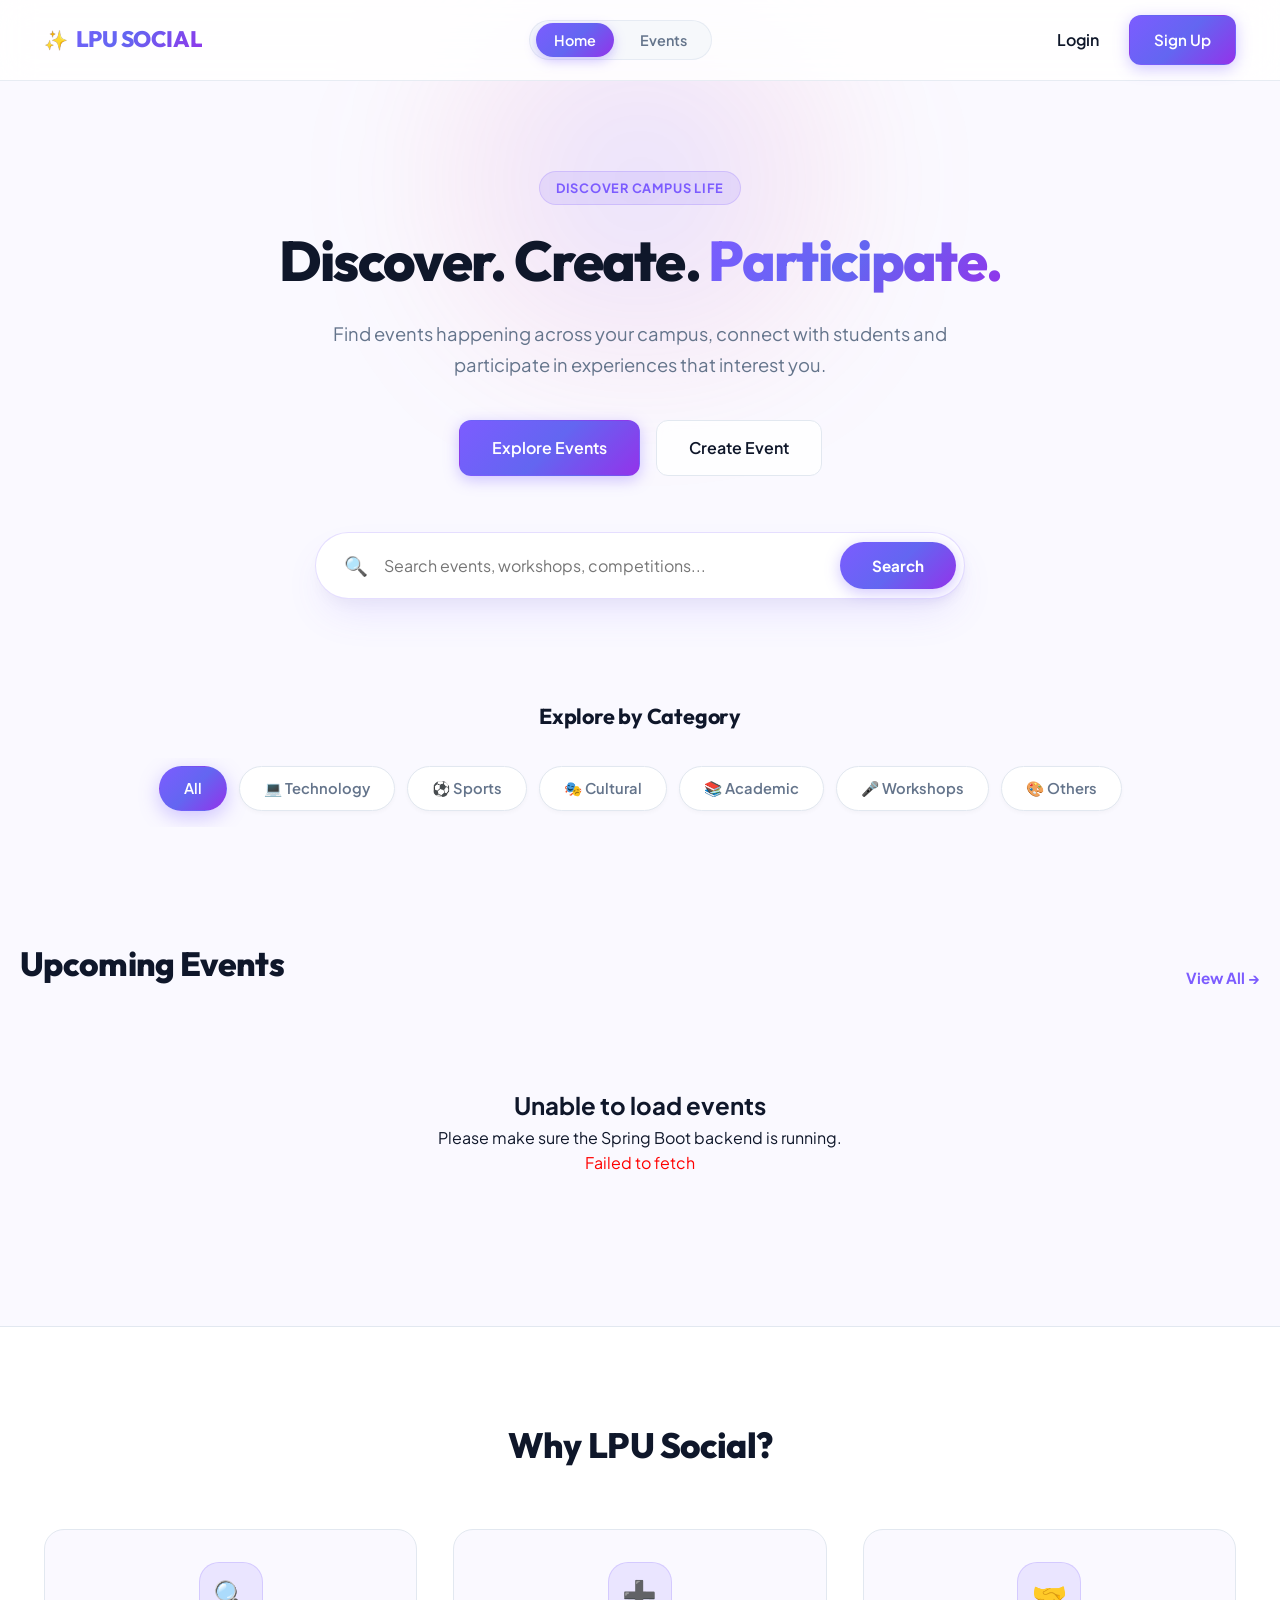
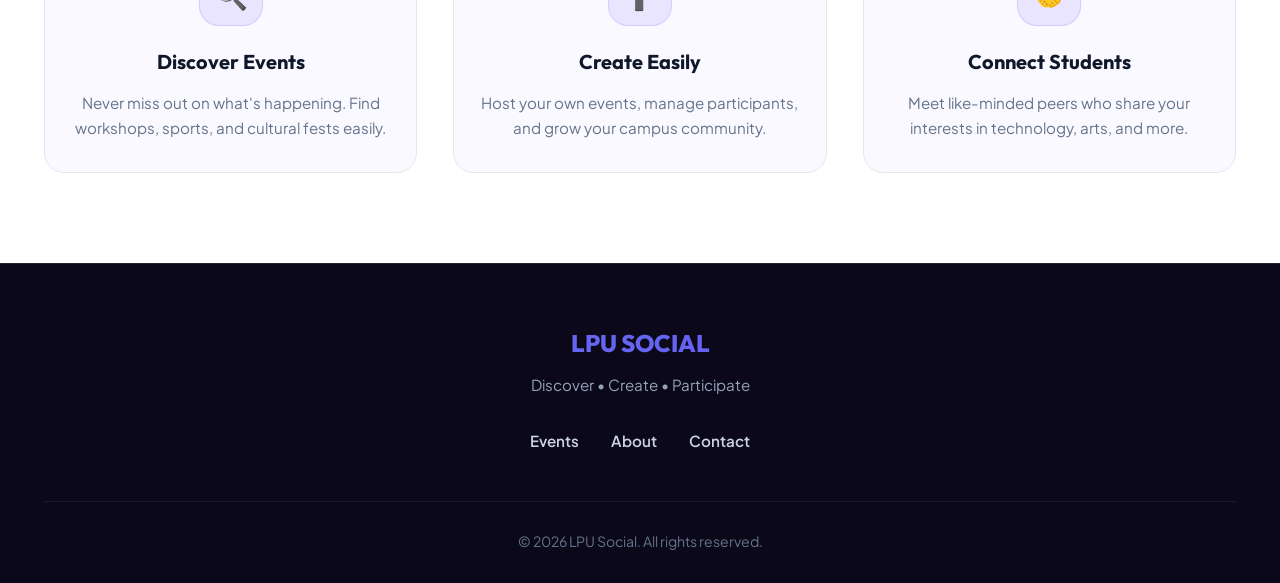
<file: frontend/index.html>
<!DOCTYPE html>
<html lang="en">

<head>

    <meta charset="UTF-8">

    <meta name="viewport" content="width=device-width, initial-scale=1.0">

    <title>LPU Social | Discover Campus Life</title>

    <link
        href="https://fonts.googleapis.com/css2?family=Outfit:wght@400;500;600;700;800&family=Plus+Jakarta+Sans:wght@400;500;600;700;800&family=Inter:wght@400;500;600;700&display=swap"
        rel="stylesheet"
    >

    <link rel="stylesheet" href="style.css">

</head>


<body>


    <!-- =====================================================
         NAVBAR
    ====================================================== -->

    <nav class="navbar">

        <div class="container nav-container">

            <a href="index.html" class="logo">
                LPU SOCIAL
            </a>


            <ul class="nav-links" id="navLinks">

                <li>
                    <a href="index.html" class="active">
                        Home
                    </a>
                </li>

                <li>
                    <a href="events.html">
                        Events
                    </a>
                </li>

                <li>
                    <a href="create-event.html">
                        Create Event
                    </a>
                </li>

                <li>
                    <a href="organizer-events.html">
                        My Created Events
                    </a>
                </li>   

                <li>
                    <a href="my-events.html">
                        My Events
                    </a>
                </li>

            </ul>


            <!-- Authentication area -->
            <div class="nav-auth" id="navAuth">

                <a
                    href="login.html"
                    class="login-link"
                >
                    Login
                </a>

                <a
                    href="registration.html"
                    class="btn btn-primary"
                >
                    Sign Up
                </a>

            </div>


            <!-- Mobile menu -->
            <button
                class="menu-toggle"
                id="mobileMenuBtn"
            >
                ☰
            </button>

        </div>

    </nav>



    <!-- =====================================================
         HERO SECTION
    ====================================================== -->

    <header class="hero">

        <h4>
            Discover Campus Life
        </h4>


        <h1>
            Discover. Create. <span>Participate.</span>
        </h1>


        <p>
            Find events happening across your campus,
            connect with students and participate in
            experiences that interest you.
        </p>


        <div class="hero-btns">

            <a
                href="events.html"
                class="btn btn-primary"
            >
                Explore Events
            </a>


            <a
                href="create-event.html"
                class="btn btn-outline"
            >
                Create Event
            </a>

        </div>



        <!-- =================================================
             HOME PAGE SEARCH
        ================================================== -->

        <div class="search-container">

            <span class="search-icon">
                🔍
            </span>


            <input
                type="text"
                id="searchInput"
                class="search-input"
                placeholder="Search events, workshops, competitions..."
            >


            <button
                class="search-btn"
                id="searchBtn"
            >
                Search
            </button>

        </div>

    </header>



    <!-- =====================================================
         CATEGORY SECTION
    ====================================================== -->

    <section class="categories-section">

        <div class="container">

            <h3>
                Explore by Category
            </h3>


            <div
                class="category-list"
                id="categoryList"
            >


                <!-- ALL -->

                <button
                    class="category-pill active"
                    data-category="all"
                >
                    All
                </button>


                <!-- TECHNOLOGY -->

                <button
                    class="category-pill"
                    data-category="technology"
                >
                    💻 Technology
                </button>


                <!-- SPORTS -->

                <button
                    class="category-pill"
                    data-category="sports"
                >
                    ⚽ Sports
                </button>


                <!-- CULTURAL -->

                <button
                    class="category-pill"
                    data-category="cultural"
                >
                    🎭 Cultural
                </button>


                <!-- ACADEMIC -->

                <button
                    class="category-pill"
                    data-category="academic"
                >
                    📚 Academic
                </button>


                <!-- WORKSHOPS -->

                <button
                    class="category-pill"
                    data-category="workshops"
                >
                    🎤 Workshops
                </button>


                <!-- OTHERS -->

                <button
                    class="category-pill"
                    data-category="others"
                >
                    🎨 Others
                </button>

            </div>

        </div>

    </section>



    <!-- =====================================================
         UPCOMING EVENTS
    ====================================================== -->

    <section
        id="events"
        class="events-section container"
    >


        <div class="section-header">

            <h2>
                Upcoming Events
            </h2>


            <a
                href="events.html"
                class="view-all"
            >
                View All →
            </a>

        </div>



        <!--

            IMPORTANT:

            Event cards are NOT hardcoded here.

            script.js will fetch events from:

            http://localhost:8080/api/events

            and automatically generate the cards.

        -->

        <div class="events-grid">

            <!-- Events loaded from Spring Boot -->

        </div>

    </section>



    <!-- =====================================================
         FEATURES SECTION
    ====================================================== -->

    <section class="features-section">

        <div class="container">

            <h2>
                Why LPU Social?
            </h2>


            <div class="features-grid">


                <!-- FEATURE 1 -->

                <div class="feature">

                    <div class="feature-icon">
                        🔍
                    </div>


                    <h4>
                        Discover Events
                    </h4>


                    <p>
                        Never miss out on what's happening.
                        Find workshops, sports, and cultural
                        fests easily.
                    </p>

                </div>



                <!-- FEATURE 2 -->

                <div class="feature">

                    <div class="feature-icon">
                        ➕
                    </div>


                    <h4>
                        Create Easily
                    </h4>


                    <p>
                        Host your own events, manage
                        participants, and grow your campus
                        community.
                    </p>

                </div>



                <!-- FEATURE 3 -->

                <div class="feature">

                    <div class="feature-icon">
                        🤝
                    </div>


                    <h4>
                        Connect Students
                    </h4>


                    <p>
                        Meet like-minded peers who share
                        your interests in technology, arts,
                        and more.
                    </p>

                </div>

            </div>

        </div>

    </section>



    <!-- =====================================================
         FOOTER
    ====================================================== -->

    <footer class="footer">

        <div class="container">


            <div class="footer-logo">
                LPU SOCIAL
            </div>


            <p class="footer-tagline">
                Discover • Create • Participate
            </p>


            <div class="footer-links">

                <a href="events.html">
                    Events
                </a>


                <a href="#">
                    About
                </a>


                <a href="#">
                    Contact
                </a>

            </div>


            <div class="copyright">

                © 2026 LPU Social.
                All rights reserved.

            </div>

        </div>

    </footer>



    <!-- =====================================================
         JAVASCRIPT
    ====================================================== -->

    <script src="toast.js"></script>
    <script src="auth.js"></script>
    <script src="script.js"></script>


</body>

</html>
</file>
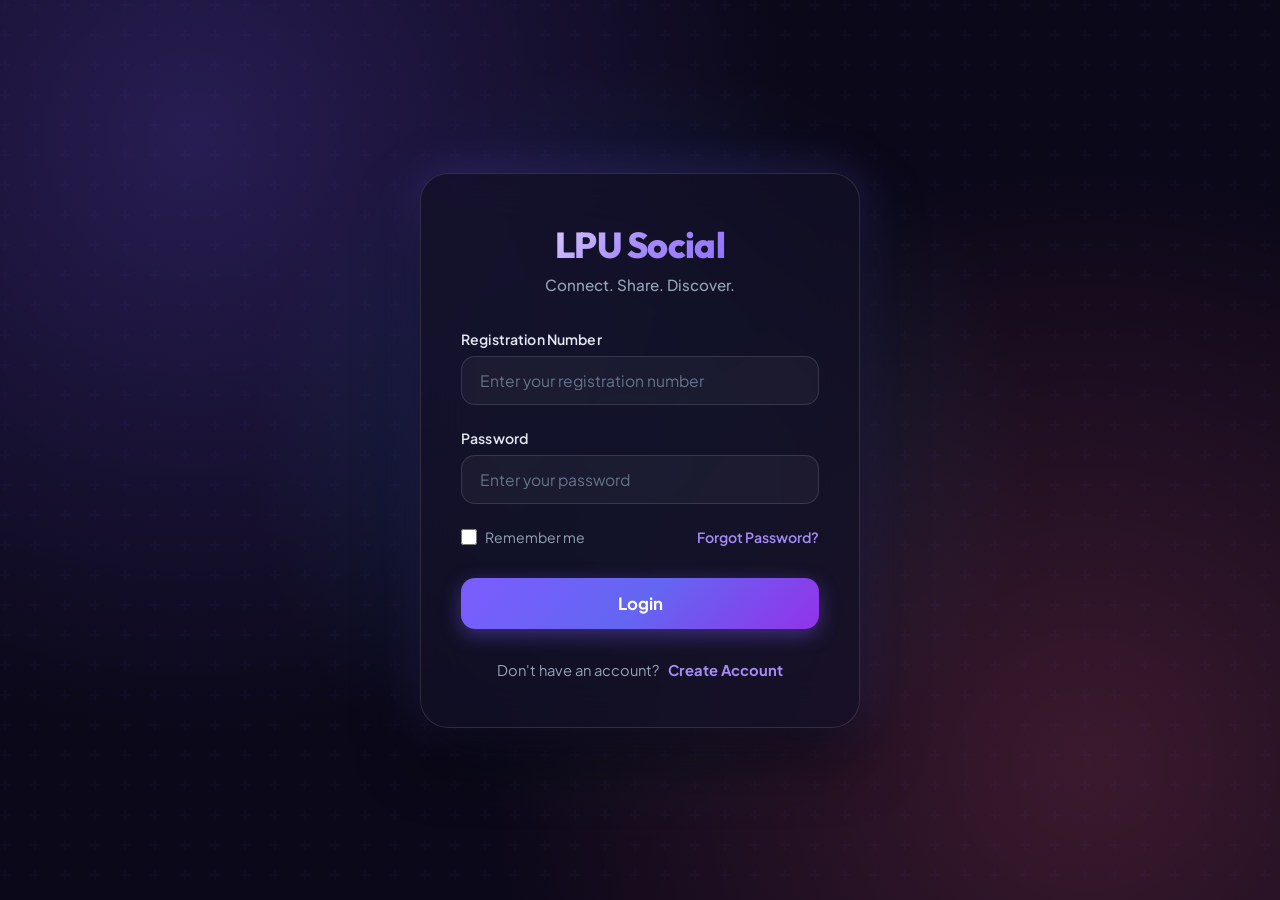
<file: frontend/create-event.html>
<!DOCTYPE html>
<html lang="en">

<head>
    <meta charset="UTF-8">
    <meta name="viewport" content="width=device-width, initial-scale=1.0">

    <title>LPU Social | Create Event</title>

    <link rel="stylesheet"
        href="https://fonts.googleapis.com/css2?family=Outfit:wght@400;500;600;700;800&family=Plus+Jakarta+Sans:wght@400;500;600;700;800&family=Inter:wght@400;500;600;700&display=swap">

    <link rel="stylesheet" href="style.css">
    <link rel="stylesheet" href="create-event.css">
</head>

<body>

    <!-- ================= NAVBAR ================= -->

    <nav class="navbar">

        <div class="container nav-container">

            <a href="index.html" class="logo">
                LPU SOCIAL
            </a>

            <ul class="nav-links">

                <li>
                    <a href="index.html">Home</a>
                </li>

                <li>
                    <a href="events.html">Events</a>
                </li>

                <li>
                    <a href="create-event.html" class="active">
                        Create Event
                    </a>
                </li>

                <li>
                    <a href="my-events.html">My Events</a>
                </li>

            </ul>

            <div class="nav-auth" id="navAuth"></div>

        </div>

    </nav>


    <!-- ================= CREATE EVENT ================= -->

    <main class="create-event-page">

        <div class="create-event-container">

            <div class="create-event-header">

                <p class="page-label">
                    CAMPUS ACTIVITIES
                </p>

                <h1>Create an Event</h1>

                <p>
                    Create an event and invite students to participate.
                </p>

            </div>


            <form id="createEventForm">

                <!-- EVENT TITLE -->

                <div class="form-group">

                    <label for="title">
                        Event Title
                    </label>

                    <input
                        type="text"
                        id="title"
                        placeholder="Enter event title"
                        required
                    >

                </div>


                <!-- CATEGORY + CAPACITY -->

                <div class="form-row">

                    <div class="form-group">

                        <label for="category">
                            Category
                        </label>

                        <select id="category" required>

                            <option value="">
                                Select category
                            </option>

                            <option value="TECHNOLOGY">
                                Technology
                            </option>

                            <option value="SPORTS">
                                Sports
                            </option>

                            <option value="CULTURAL">
                                Cultural
                            </option>

                            <option value="ACADEMIC">
                                Academic
                            </option>

                            <option value="WORKSHOPS">
                                Workshops
                            </option>

                            <option value="OTHERS">
                                Others
                            </option>

                        </select>

                    </div>


                    <div class="form-group">

                        <label for="capacity">
                            Maximum Participants
                        </label>

                        <input
                            type="number"
                            id="capacity"
                            min="1"
                            placeholder="100"
                            required
                        >

                    </div>

                </div>


                <!-- DATE + LOCATION -->

                <div class="form-row">

                    <div class="form-group">

                        <label for="date">
                            Date
                        </label>

                        <input
                            type="date"
                            id="date"
                            required
                        >

                    </div>


                    <div class="form-group">

                        <label for="location">
                            Location
                        </label>

                        <input
                            type="text"
                            id="location"
                            placeholder="Block 34, Room 402"
                            required
                        >

                    </div>

                </div>


                <!-- TIME -->

                <div class="form-row">

                    <div class="form-group">

                        <label for="startTime">
                            Start Time
                        </label>

                        <input
                            type="time"
                            id="startTime"
                            required
                        >

                    </div>


                    <div class="form-group">

                        <label for="endTime">
                            End Time
                        </label>

                        <input
                            type="time"
                            id="endTime"
                            required
                        >

                    </div>

                </div>


                <!-- DESCRIPTION -->

                <div class="form-group">

                    <label for="description">
                        Description
                    </label>

                    <textarea
                        id="description"
                        rows="6"
                        placeholder="Describe your event..."
                        required
                    ></textarea>

                </div>


                <!-- IMAGE UPLOAD -->

                <div class="form-group">

                    <label for="eventImage">
                        Event Image
                    </label>

                    <input
                        type="file"
                        id="eventImage"
                        accept="image/*"
                    >

                    <small>
                        Select an image from your device.
                    </small>

                    <div
                        class="image-preview-container"
                        id="imagePreviewContainer"
                    >

                        <img
                            id="imagePreview"
                            alt="Event image preview"
                        >

                    </div>

                </div>


                <!-- SUBMIT -->

                <button
                    type="submit"
                    class="btn btn-primary create-event-btn"
                >
                    Create Event
                </button>


                <p id="message"></p>

            </form>

        </div>

    </main>


    <!-- ================= FOOTER ================= -->

    <footer class="footer">

        <div class="container">

            <div class="footer-logo">
                LPU SOCIAL
            </div>

            <p class="footer-tagline">
                Discover • Create • Participate
            </p>

            <div class="copyright">
                © 2026 LPU Social. All rights reserved.
            </div>

        </div>

    </footer>


    <script src="toast.js"></script>
    <script src="auth.js"></script>
    <script src="create-event.js"></script>

</body>

</html>
</file>
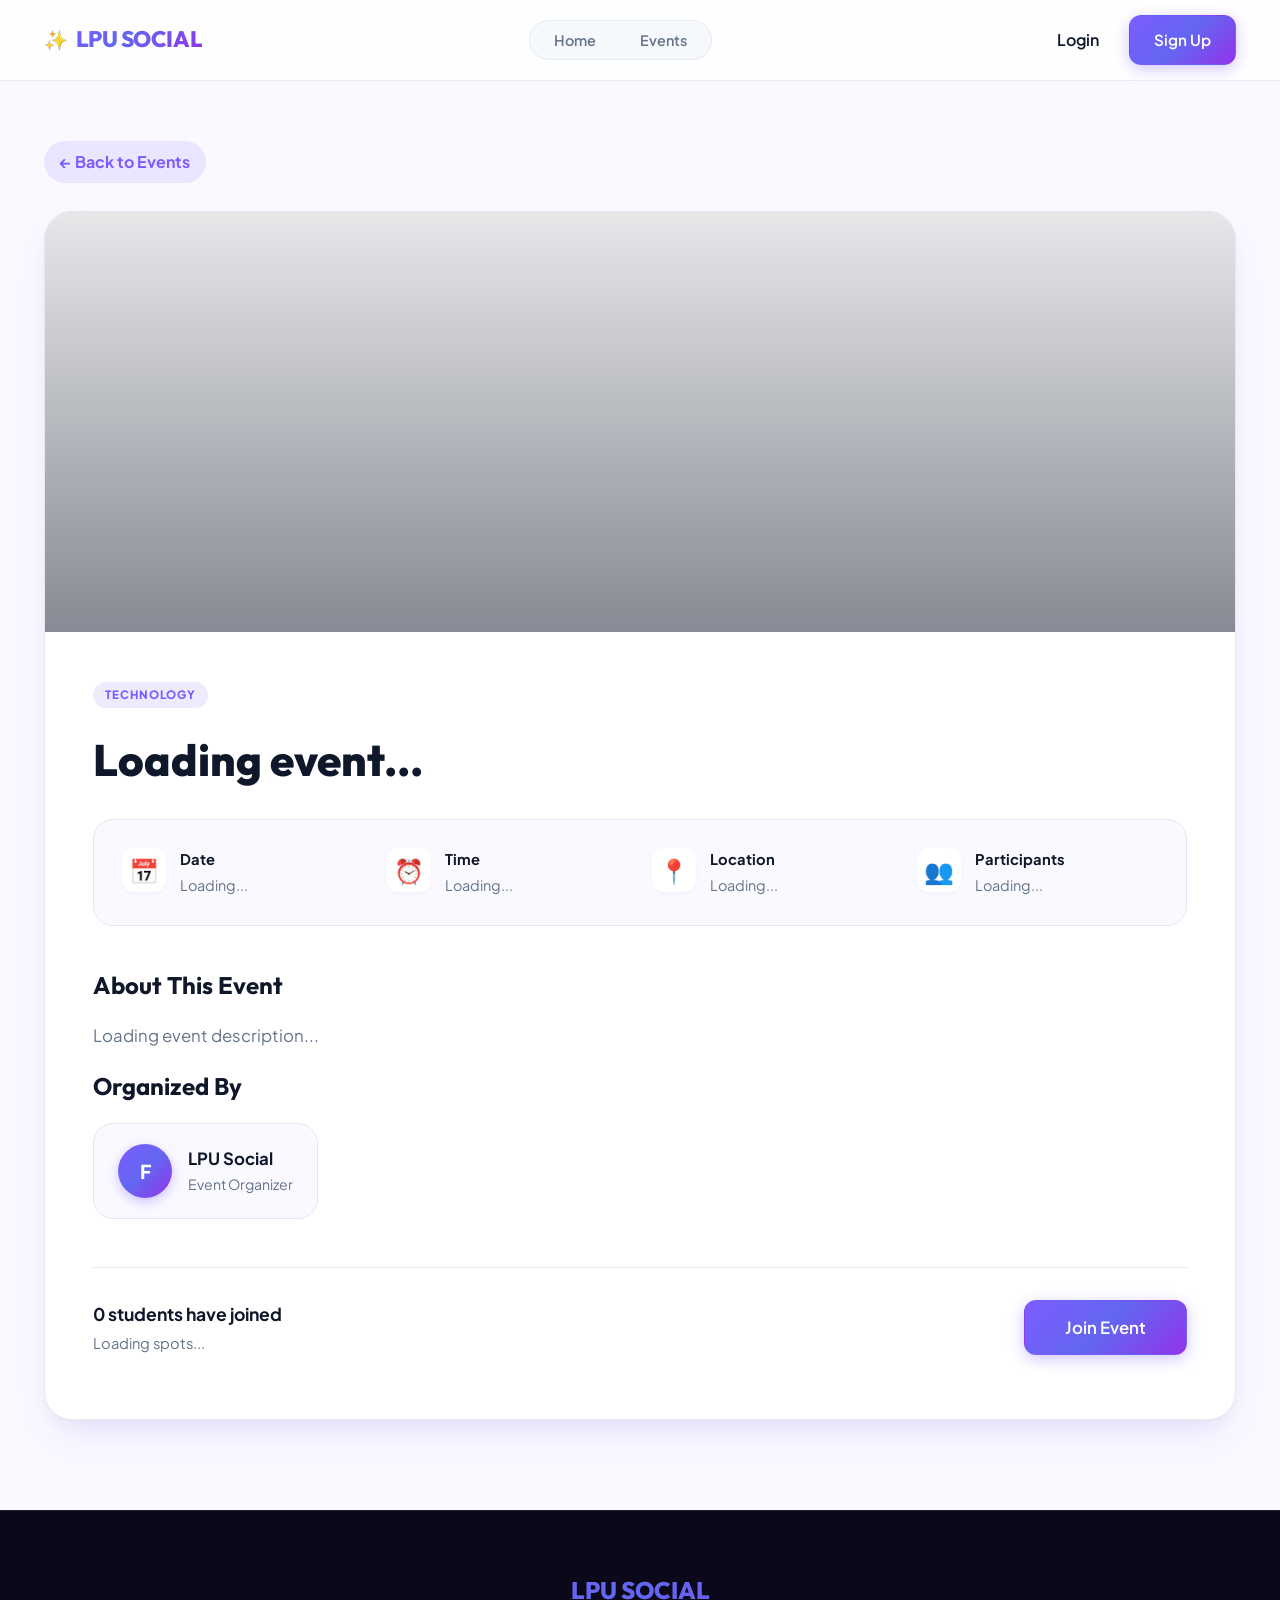
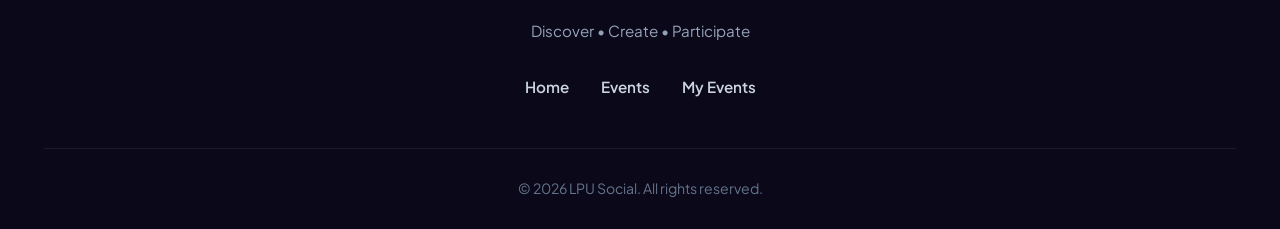
<file: frontend/event-details.html>
<!DOCTYPE html>
<html lang="en">

<head>

    <meta charset="UTF-8">

    <meta name="viewport" content="width=device-width, initial-scale=1.0">

    <title>LPU Social | Event Details</title>

    <link
        href="https://fonts.googleapis.com/css2?family=Outfit:wght@400;500;600;700;800&family=Plus+Jakarta+Sans:wght@400;500;600;700;800&family=Inter:wght@400;500;600;700&display=swap"
        rel="stylesheet"
    >

    <link rel="stylesheet" href="style.css">

</head>

<body>

    <!-- ================= NAVBAR ================= -->

    <nav class="navbar">

        <div class="container nav-container">

            <a href="index.html" class="logo">
                LPU SOCIAL
            </a>


            <ul class="nav-links" id="navLinks">

                <li>
                    <a href="index.html">
                        Home
                    </a>
                </li>

                <li>
                    <a href="events.html">
                        Events
                    </a>
                </li>

                <li>
                    <a href="create-event.html">
                        Create Event
                    </a>
                </li>

                <li>
                    <a href="my-events.html">
                        My Events
                    </a>
                </li>

            </ul>


            <!-- ================= AUTH NAV ================= -->

            <div class="nav-auth" id="navAuth">

                <a
                    href="login.html"
                    class="login-link"
                >
                    Login
                </a>

                <a
                    href="registration.html"
                    class="btn btn-primary"
                >
                    Sign Up
                </a>

            </div>


            <button
                class="menu-toggle"
                id="mobileMenuBtn"
            >
                ☰
            </button>

        </div>

    </nav>


    <!-- ================= EVENT DETAILS ================= -->

    <main class="event-details-page">

        <div class="container">


            <!-- ================= BACK BUTTON ================= -->

            <a
                href="events.html"
                class="back-link"
            >
                ← Back to Events
            </a>


            <!-- ================= EVENT DETAILS CARD ================= -->

            <div class="event-details-card">


                <!-- ================= EVENT IMAGE ================= -->

                <div
                    class="event-details-image"
                    id="eventImage"
                >
                </div>


                <!-- ================= EVENT INFORMATION ================= -->

                <div class="event-details-content">


                    <!-- CATEGORY -->

                    <span
                        class="card-category"
                        id="eventCategory"
                    >
                        TECHNOLOGY
                    </span>


                    <!-- TITLE -->

                    <h1 id="eventTitle">
                        Loading event...
                    </h1>


                    <!-- ================= EVENT META ================= -->

                    <div class="event-details-meta">


                        <!-- DATE -->

                        <div class="detail-item">

                            <span class="detail-icon">
                                📅
                            </span>

                            <div>

                                <strong>
                                    Date
                                </strong>

                                <p id="eventDate">
                                    Loading...
                                </p>

                            </div>

                        </div>


                        <!-- TIME -->

                        <div class="detail-item">

                            <span class="detail-icon">
                                ⏰
                            </span>

                            <div>

                                <strong>
                                    Time
                                </strong>

                                <p id="eventTime">
                                    Loading...
                                </p>

                            </div>

                        </div>


                        <!-- LOCATION -->

                        <div class="detail-item">

                            <span class="detail-icon">
                                📍
                            </span>

                            <div>

                                <strong>
                                    Location
                                </strong>

                                <p id="eventLocation">
                                    Loading...
                                </p>

                            </div>

                        </div>


                        <!-- PARTICIPANTS -->

                        <div class="detail-item">

                            <span class="detail-icon">
                                👥
                            </span>

                            <div>

                                <strong>
                                    Participants
                                </strong>

                                <p id="eventParticipants">
                                    Loading...
                                </p>

                            </div>

                        </div>

                    </div>


                    <!-- ================= DESCRIPTION ================= -->

                    <section class="event-description">

                        <h2>
                            About This Event
                        </h2>

                        <p id="eventDescription">
                            Loading event description...
                        </p>

                    </section>


                    <!-- ================= ORGANIZER ================= -->

                    <section class="event-organizer">

                        <h2>
                            Organized By
                        </h2>


                        <div class="organizer-info">


                            <div
                                class="organizer-avatar"
                                id="organizerAvatar"
                            >
                                F
                            </div>


                            <div>

                                <h3 id="organizerName">
                                    LPU Social
                                </h3>

                                <p id="organizerRole">
                                    Event Organizer
                                </p>

                            </div>

                        </div>

                    </section>


                    <!-- ================= JOIN SECTION ================= -->

                    <div class="event-join-section">


                        <!-- JOIN INFORMATION -->

                        <div>

                            <strong id="joinedText">
                                0 students have joined
                            </strong>

                            <p id="remainingText">
                                Loading spots...
                            </p>

                        </div>


                        <!-- JOIN BUTTON -->

                        <button
                            type="button"
                            class="btn btn-primary join-event-btn"
                            id="joinEventBtn"
                        >
                            Join Event
                        </button>

                    </div>


                    <!-- ================= JOIN MESSAGE ================= -->

                    <p
                        id="joinMessage"
                        style="
                            margin-top: 15px;
                            text-align: center;
                            font-weight: 500;
                        "
                    >
                    </p>


                </div>

            </div>

        </div>

    </main>


    <!-- ================= FOOTER ================= -->

    <footer class="footer">

        <div class="container">


            <div class="footer-logo">
                LPU SOCIAL
            </div>


            <p class="footer-tagline">
                Discover • Create • Participate
            </p>


            <div class="footer-links">

                <a href="index.html">
                    Home
                </a>

                <a href="events.html">
                    Events
                </a>

                <a href="my-events.html">
                    My Events
                </a>

            </div>


            <div class="copyright">
                © 2026 LPU Social. All rights reserved.
            </div>

        </div>

    </footer>


    <!-- ================= JAVASCRIPT ================= -->

    <script src="toast.js"></script>
    <script src="auth.js"></script>
    <script src="script.js"></script>


</body>

</html>
</file>
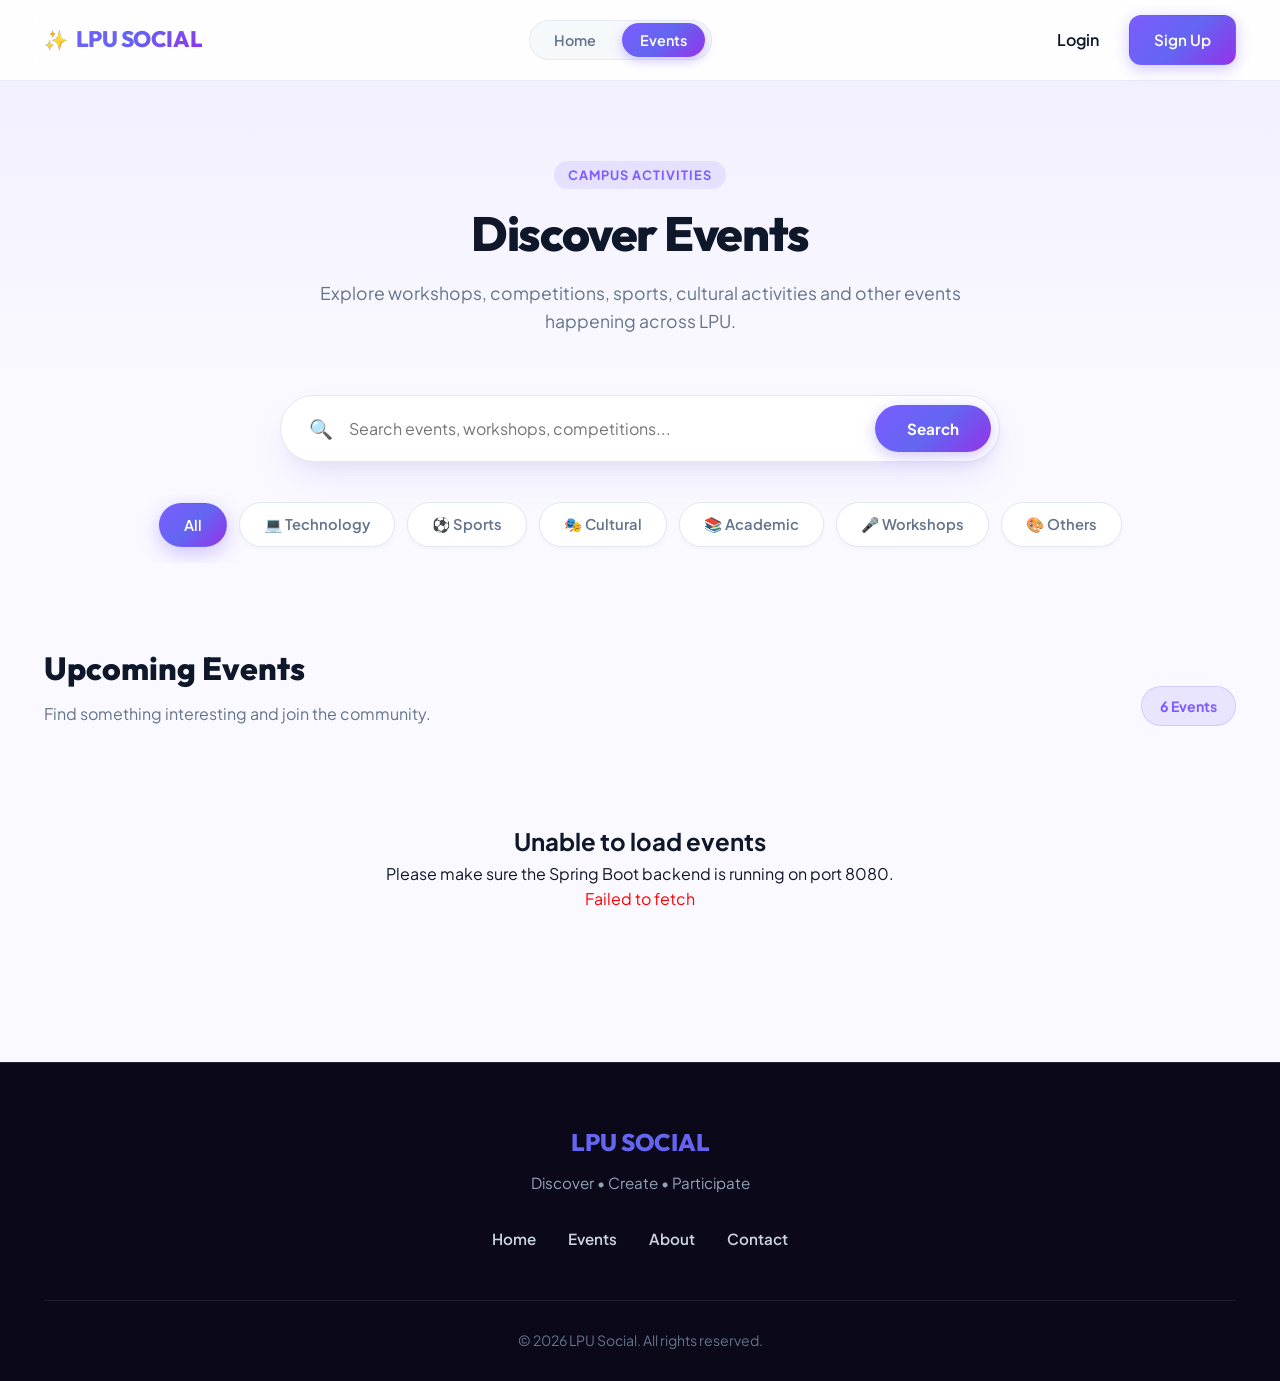
<file: frontend/events.html>
<!DOCTYPE html>
<html lang="en">

<head>
    <meta charset="UTF-8">
    <meta name="viewport" content="width=device-width, initial-scale=1.0">

    <title>LPU Social | Events</title>

    <!-- Google Font -->
    <link href="https://fonts.googleapis.com/css2?family=Outfit:wght@400;500;600;700;800&family=Plus+Jakarta+Sans:wght@400;500;600;700;800&family=Inter:wght@400;500;600;700&display=swap"
        rel="stylesheet">

    <!-- Existing stylesheet -->
    <link rel="stylesheet" href="./style.css">
</head>

<body>

    <!-- ================= NAVBAR ================= -->

    <nav class="navbar">

        <div class="container nav-container">

            <!-- Logo -->
            <a href="index.html" class="logo">
                LPU SOCIAL
            </a>

            <!-- Navigation -->
            <ul class="nav-links" id="navLinks">

                <li>
                    <a href="index.html">
                        Home
                    </a>
                </li>

                <li>
                    <a href="events.html" class="active">
                        Events
                    </a>
                </li>

                <li>
                    <a href="create-event.html">
                        Create Event
                    </a>
                </li>

                <li>
                    <a href="my-events.html">
                        My Events
                    </a>
                </li>

            </ul>

            <!-- Authentication section -->
            <div class="nav-auth" id="navAuth">

                <!--
                    Default state.
                    auth.js will replace this with:
                    Welcome, User + Logout
                    if the user is logged in.
                -->

                <a href="login.html" class="login-link">
                    Login
                </a>

                <a href="registration.html" class="btn btn-primary">
                    Sign Up
                </a>

            </div>

            <!-- Mobile menu -->
            <button class="menu-toggle" id="mobileMenuBtn">
                ☰
            </button>

        </div>

    </nav>


    <!-- ================= EVENTS HEADER ================= -->

    <header class="events-page-header">

        <div class="container">

            <p class="page-label">
                CAMPUS ACTIVITIES
            </p>

            <h1>
                Discover Events
            </h1>

            <p>
                Explore workshops, competitions, sports, cultural activities
                and other events happening across LPU.
            </p>

        </div>

    </header>


    <!-- ================= SEARCH & FILTERS ================= -->

    <section class="events-filter-section">

        <div class="container">

            <!-- Search -->

            <div class="events-search">

                <span class="search-icon">
                    🔍
                </span>

                <input
                    type="text"
                    id="eventSearch"
                    placeholder="Search events, workshops, competitions..."
                >

                <button class="search-btn" id="eventSearchBtn">
                    Search
                </button>

            </div>


            <!-- Categories -->

            <div class="event-filters">

                <button class="category-pill active" data-category="all">
                    All
                </button>

                <button class="category-pill" data-category="technology">
                    💻 Technology
                </button>

                <button class="category-pill" data-category="sports">
                    ⚽ Sports
                </button>

                <button class="category-pill" data-category="cultural">
                    🎭 Cultural
                </button>

                <button class="category-pill" data-category="academic">
                    📚 Academic
                </button>

                <button class="category-pill" data-category="workshops">
                    🎤 Workshops
                </button>

                <button class="category-pill" data-category="others">
                    🎨 Others
                </button>

            </div>

        </div>

    </section>


    <!-- ================= EVENTS ================= -->

    <main class="events-page">

        <div class="container">

            <!-- Page heading -->

            <div class="events-page-heading">

                <div>

                    <h2>
                        Upcoming Events
                    </h2>

                    <p>
                        Find something interesting and join the community.
                    </p>

                </div>

                <span class="event-count">
                    6 Events
                </span>

            </div>


            <!-- ================= EVENT GRID ================= -->

            <div class="events-grid">


                <!-- ================= EVENT 1 ================= -->

                <div class="event-card">

                    <div
                        class="card-image"
                        style="background-image: url('https://images.unsplash.com/photo-1485827404703-89b55fcc595e?auto=format&fit=crop&w=800&q=80');"
                    >

                        <span class="faculty-tag">
                            ⭐ FACULTY EVENT
                        </span>

                    </div>

                    <div class="card-body">

                        <span class="card-category">
                            TECHNOLOGY
                        </span>

                        <h3 class="card-title">
                            AI & Machine Learning Fundamentals
                        </h3>

                        <div class="card-meta">

                            <div class="meta-item">
                                📅 Aug 28, 2026
                            </div>

                            <div class="meta-item">
                                ⏰ 10:00 AM - 1:00 PM
                            </div>

                            <div class="meta-item">
                                📍 Block 34, Room 402
                            </div>

                            <div class="meta-item">
                                👥 72 / 100 Joined
                            </div>

                        </div>

                        <div class="card-footer">

                            <button
                                class="btn btn-outline view-details-btn"
                                onclick="viewEvent('ai-ml')"
                            >
                                View Details
                            </button>

                        </div>

                    </div>

                </div>


                <!-- ================= EVENT 2 ================= -->

                <div class="event-card">

                    <div
                        class="card-image"
                        style="background-image: url('https://images.unsplash.com/photo-1543351611-58f69d7c1781?auto=format&fit=crop&w=800&q=80');"
                    >
                    </div>

                    <div class="card-body">

                        <span class="card-category">
                            SPORTS
                        </span>

                        <h3 class="card-title">
                            Inter-Hostel Football Tournament
                        </h3>

                        <div class="card-meta">

                            <div class="meta-item">
                                📅 Sep 02, 2026
                            </div>

                            <div class="meta-item">
                                ⏰ 4:00 PM - 7:00 PM
                            </div>

                            <div class="meta-item">
                                📍 Main Ground
                            </div>

                            <div class="meta-item">
                                👥 45 / 80 Joined
                            </div>

                        </div>

                        <div class="card-footer">

                            <button
                                class="btn btn-outline view-details-btn"
                                onclick="viewEvent('football')"
                            >
                                View Details
                            </button>

                        </div>

                    </div>

                </div>


                <!-- ================= EVENT 3 ================= -->

                <div class="event-card">

                    <div
                        class="card-image"
                        style="background-image: url('https://images.unsplash.com/photo-1511556532299-8f662fc26c06?auto=format&fit=crop&w=800&q=80');"
                    >

                        <span class="faculty-tag">
                            ⭐ FACULTY EVENT
                        </span>

                    </div>

                    <div class="card-body">

                        <span class="card-category">
                            CULTURAL
                        </span>

                        <h3 class="card-title">
                            Open Mic Night: Poetry & Music
                        </h3>

                        <div class="card-meta">

                            <div class="meta-item">
                                📅 Sep 05, 2026
                            </div>

                            <div class="meta-item">
                                ⏰ 6:00 PM - 9:00 PM
                            </div>

                            <div class="meta-item">
                                📍 Student Center
                            </div>

                            <div class="meta-item">
                                👥 35 / 50 Joined
                            </div>

                        </div>

                        <div class="card-footer">

                            <button
                                class="btn btn-outline view-details-btn"
                                onclick="viewEvent('open-mic')"
                            >
                                View Details
                            </button>

                        </div>

                    </div>

                </div>


                <!-- ================= EVENT 4 ================= -->

                <div class="event-card">

                    <div
                        class="card-image"
                        style="background-image: url('https://images.unsplash.com/photo-1498050108023-c5249f4df085?auto=format&fit=crop&w=800&q=80');"
                    >
                    </div>

                    <div class="card-body">

                        <span class="card-category">
                            TECHNOLOGY
                        </span>

                        <h3 class="card-title">
                            Web Development Workshop
                        </h3>

                        <div class="card-meta">

                            <div class="meta-item">
                                📅 Sep 08, 2026
                            </div>

                            <div class="meta-item">
                                ⏰ 2:00 PM - 5:00 PM
                            </div>

                            <div class="meta-item">
                                📍 Block 38, Lab 204
                            </div>

                            <div class="meta-item">
                                👥 38 / 60 Joined
                            </div>

                        </div>

                        <div class="card-footer">

                            <button
                                class="btn btn-outline view-details-btn"
                                onclick="viewEvent('web-development')"
                            >
                                View Details
                            </button>

                        </div>

                    </div>

                </div>


                <!-- ================= EVENT 5 ================= -->

                <div class="event-card">

                    <div
                        class="card-image"
                        style="background-image: url('https://images.unsplash.com/photo-1516321318423-f06f85e504b3?auto=format&fit=crop&w=800&q=80');"
                    >
                    </div>

                    <div class="card-body">

                        <span class="card-category">
                            ACADEMIC
                        </span>

                        <h3 class="card-title">
                            Competitive Programming Contest
                        </h3>

                        <div class="card-meta">

                            <div class="meta-item">
                                📅 Sep 12, 2026
                            </div>

                            <div class="meta-item">
                                ⏰ 11:00 AM - 2:00 PM
                            </div>

                            <div class="meta-item">
                                📍 Block 32, Lab 101
                            </div>

                            <div class="meta-item">
                                👥 84 / 120 Joined
                            </div>

                        </div>

                        <div class="card-footer">

                            <button
                                class="btn btn-outline view-details-btn"
                                onclick="viewEvent('programming')"
                            >
                                View Details
                            </button>

                        </div>

                    </div>

                </div>


                <!-- ================= EVENT 6 ================= -->

                <div class="event-card">

                    <div
                        class="card-image"
                        style="background-image: url('https://images.unsplash.com/photo-1524250502761-1ac6f2e30d43?auto=format&fit=crop&w=800&q=80');"
                    >

                        <span class="faculty-tag">
                            ⭐ FACULTY EVENT
                        </span>

                    </div>

                    <div class="card-body">

                        <span class="card-category">
                            WORKSHOPS
                        </span>

                        <h3 class="card-title">
                            Career & Placement Preparation Workshop
                        </h3>

                        <div class="card-meta">

                            <div class="meta-item">
                                📅 Sep 15, 2026
                            </div>

                            <div class="meta-item">
                                ⏰ 3:00 PM - 5:00 PM
                            </div>

                            <div class="meta-item">
                                📍 Seminar Hall
                            </div>

                            <div class="meta-item">
                                👥 120 / 200 Joined
                            </div>

                        </div>

                        <div class="card-footer">

                            <button
                                class="btn btn-outline view-details-btn"
                                onclick="viewEvent('placement-workshop')"
                            >
                                View Details
                            </button>

                        </div>

                    </div>

                </div>


            </div>

        </div>

    </main>


    <!-- ================= FOOTER ================= -->

    <footer class="footer">

        <div class="container">

            <div class="footer-logo">
                LPU SOCIAL
            </div>

            <p class="footer-tagline">
                Discover • Create • Participate
            </p>

            <div class="footer-links">

                <a href="index.html">
                    Home
                </a>

                <a href="events.html">
                    Events
                </a>

                <a href="#">
                    About
                </a>

                <a href="#">
                    Contact
                </a>

            </div>

            <div class="copyright">
                © 2026 LPU Social. All rights reserved.
            </div>

        </div>

    </footer>


    <!-- ================= JAVASCRIPT ================= -->

    <script src="./toast.js"></script>
    <script src="./auth.js"></script>
    <script src="./script.js"></script>

</body>

</html>
</file>
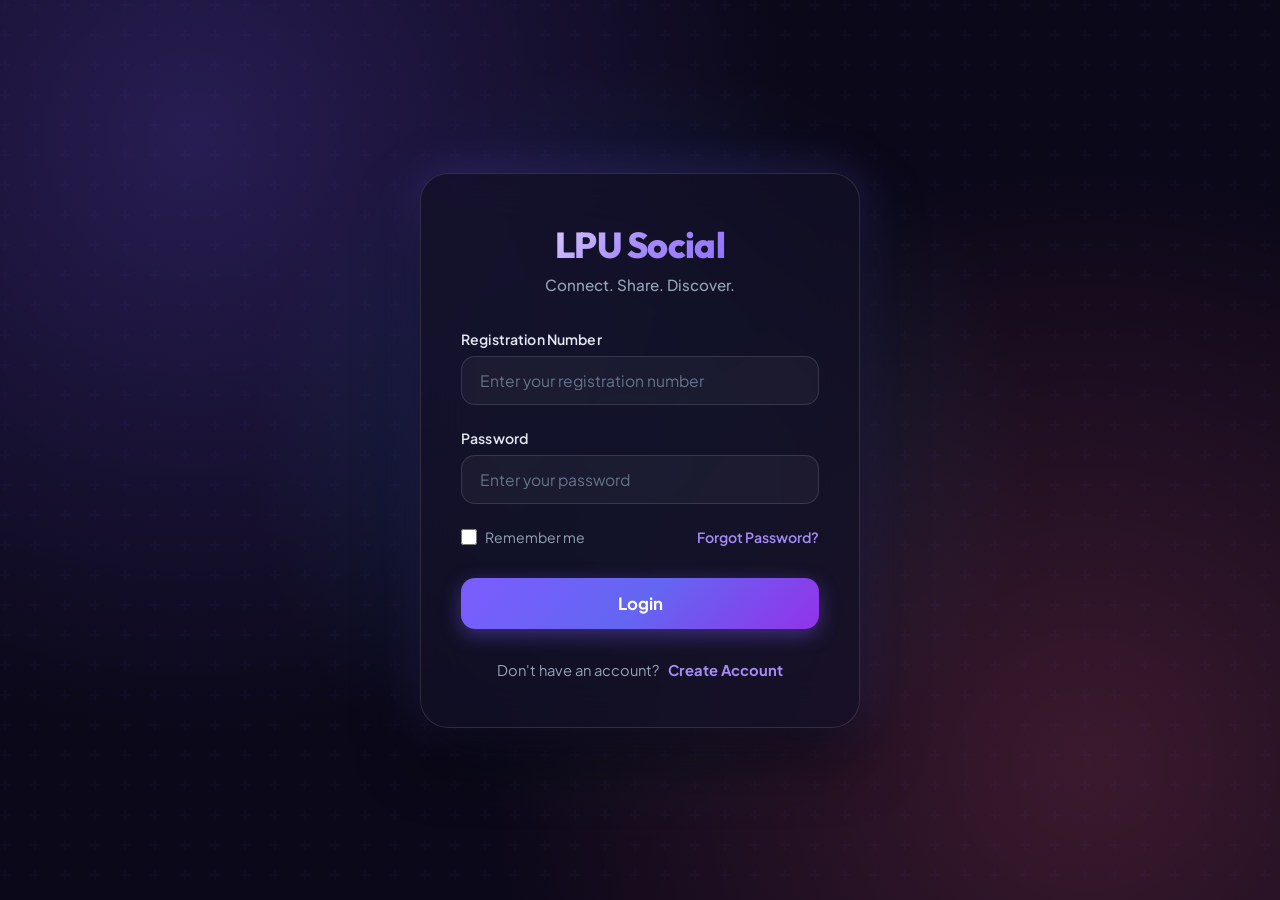
<file: frontend/login.html>
<!DOCTYPE html>
<html lang="en">

<head>
    <meta charset="UTF-8">
    <meta name="viewport" content="width=device-width, initial-scale=1.0">
    <title>LPU Social - Login</title>
    <link rel="stylesheet" href="login.css">
</head>

<body>

    <div class="login-container">

        <div class="login-box">

            <h1>LPU Social</h1>
            <p class="subtitle">Connect. Share. Discover.</p>

            <form id="loginForm">

                <div class="input-group">
                    <label for="registrationNumber">
                        Registration Number
                    </label>

                    <input type="text" id="registrationNumber" placeholder="Enter your registration number" required>
                </div>

                <div class="input-group">
                    <label for="password">
                        Password
                    </label>

                    <input type="password" id="password" placeholder="Enter your password" required>
                </div>

                <div class="options">
                    <label>
                        <input type="checkbox" id="rememberMe">
                        Remember me
                    </label>

                    <a href="#">Forgot Password?</a>
                </div>

                <button type="submit">Login</button>

                <p id="message"></p>

            </form>

            <div class="register">
                Don't have an account?
                <a href="registration.html">Create Account</a>
            </div>

        </div>

    </div>

    <script src="login.js"></script>

</body>

</html>
</file>
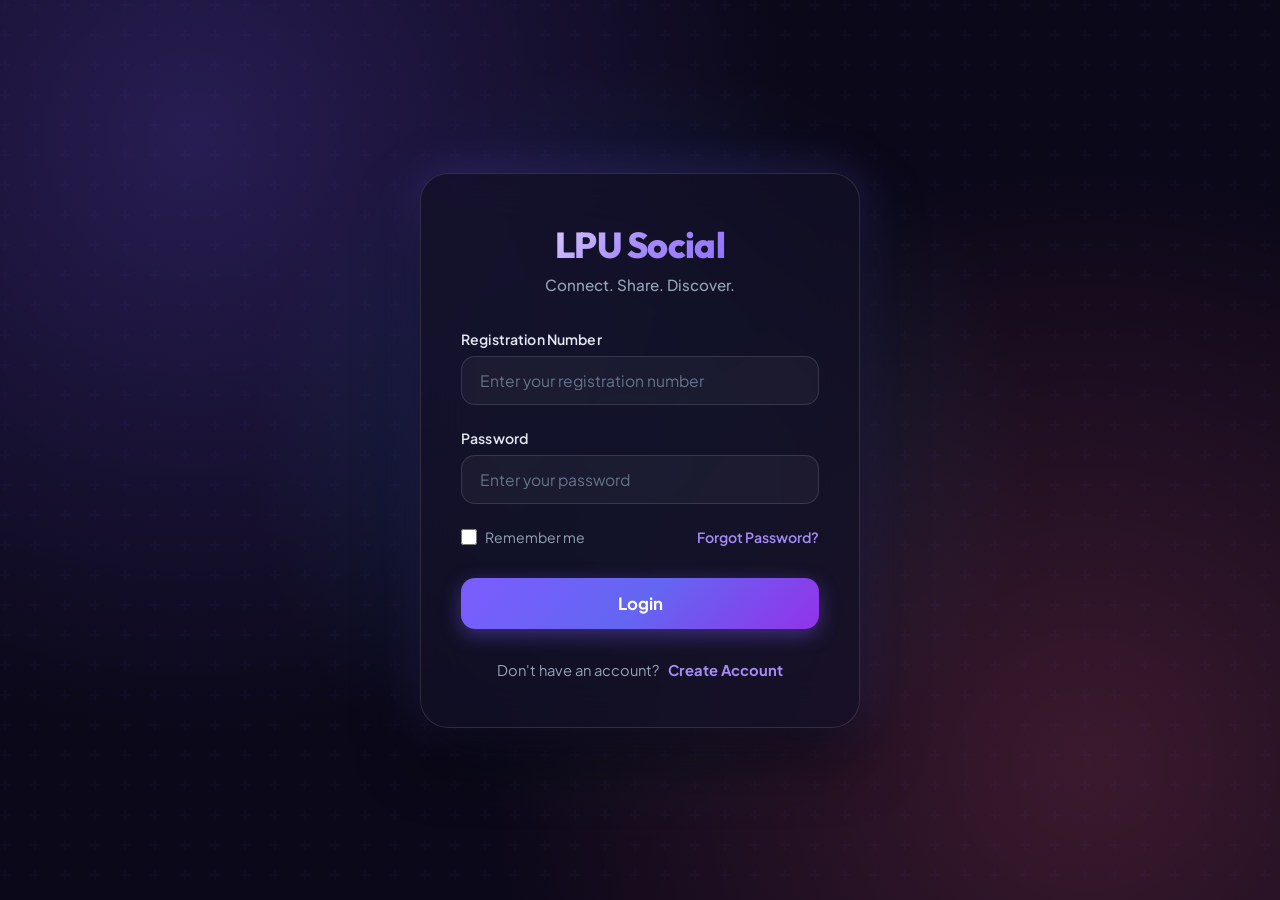
<file: frontend/my-events.html>
<!DOCTYPE html>
<html lang="en">

<head>

    <meta charset="UTF-8">

    <meta
        name="viewport"
        content="width=device-width, initial-scale=1.0"
    >

    <title>LPU Social | My Events</title>

    <link
        href="https://fonts.googleapis.com/css2?family=Outfit:wght@400;500;600;700;800&family=Plus+Jakarta+Sans:wght@400;500;600;700;800&family=Inter:wght@400;500;600;700&display=swap"
        rel="stylesheet"
    >

    <link rel="stylesheet" href="style.css">

</head>


<body>


    <!-- =====================================================
         NAVBAR
    ====================================================== -->

    <nav class="navbar">

        <div class="container nav-container">

            <a
                href="index.html"
                class="logo"
            >
                LPU SOCIAL
            </a>


            <ul
                class="nav-links"
                id="navLinks"
            >

                <li>
                    <a href="index.html">
                        Home
                    </a>
                </li>

                <li>
                    <a href="events.html">
                        Events
                    </a>
                </li>

                <li>
                    <a href="create-event.html">
                        Create Event
                    </a>
                </li>

                <li>
                    <a
                        href="my-events.html"
                        class="active"
                    >
                        My Events
                    </a>
                </li>

            </ul>


            <!-- AUTHENTICATION -->

            <div
                class="nav-auth"
                id="navAuth"
            >

                <a
                    href="login.html"
                    class="login-link"
                >
                    Login
                </a>

                <a
                    href="registration.html"
                    class="btn btn-primary"
                >
                    Sign Up
                </a>

            </div>


            <!-- MOBILE MENU -->

            <button
                class="menu-toggle"
                id="mobileMenuBtn"
            >
                ☰
            </button>

        </div>

    </nav>



    <!-- =====================================================
         MY EVENTS
    ====================================================== -->

    <main class="events-page">

        <div class="container">


            <!-- =================================================
                 PAGE HEADER
            ================================================== -->

            <div class="events-page-heading">

                <div>

                    <p class="page-label">
                        YOUR ACTIVITIES
                    </p>

                    <h1>
                        My Events
                    </h1>

                    <p>
                        Manage the events you joined and created.
                    </p>

                </div>


                <span
                    class="event-count"
                    id="myEventCount"
                >
                    0 Events
                </span>

            </div>



            <!-- =================================================
                 EVENTS I JOINED
            ================================================== -->

            <section class="my-events-section">

                <div class="section-header">

                    <div>

                        <h2>
                            Events I Joined
                        </h2>

                        <p>
                            Events you have joined.
                        </p>

                    </div>

                    <span
                        class="event-count"
                        id="joinedEventCount"
                    >
                        0 Events
                    </span>

                </div>


                <div
                    class="events-grid"
                    id="myEventsGrid"
                >

                    <!-- Joined events will appear here -->

                </div>


                <div
                    id="noJoinedEventsMessage"
                    style="
                        display: none;
                        text-align: center;
                        padding: 50px 20px;
                    "
                >

                    <h2>
                        No Joined Events
                    </h2>

                    <p>
                        You haven't joined any events yet.
                    </p>

                    <br>

                    <a
                        href="events.html"
                        class="btn btn-primary"
                    >
                        Explore Events
                    </a>

                </div>

            </section>



            <!-- =================================================
                 EVENTS I CREATED
            ================================================== -->

            <section
                class="my-events-section"
                style="margin-top: 70px;"
            >

                <div class="section-header">

                    <div>

                        <h2>
                            Events I Created
                        </h2>

                        <p>
                            Events that you have created.
                        </p>

                    </div>


                    <span
                        class="event-count"
                        id="createdEventCount"
                    >
                        0 Events
                    </span>

                </div>


                <div
                    class="events-grid"
                    id="createdEventsGrid"
                >

                    <!-- Created events will appear here -->

                </div>


                <div
                    id="noCreatedEventsMessage"
                    style="
                        display: none;
                        text-align: center;
                        padding: 50px 20px;
                    "
                >

                    <h2>
                        No Created Events
                    </h2>

                    <p>
                        You haven't created any events yet.
                    </p>

                    <br>

                    <a
                        href="create-event.html"
                        class="btn btn-primary"
                    >
                        Create an Event
                    </a>

                </div>

            </section>


        </div>

    </main>



    <!-- =====================================================
         FOOTER
    ====================================================== -->

    <footer class="footer">

        <div class="container">

            <div class="footer-logo">
                LPU SOCIAL
            </div>

            <p class="footer-tagline">
                Discover • Create • Participate
            </p>


            <div class="footer-links">

                <a href="index.html">
                    Home
                </a>

                <a href="events.html">
                    Events
                </a>

                <a href="create-event.html">
                    Create Event
                </a>

                <a href="my-events.html">
                    My Events
                </a>

            </div>


            <div class="copyright">
                © 2026 LPU Social. All rights reserved.
            </div>

        </div>

    </footer>



    <!-- =====================================================
         JAVASCRIPT
    ====================================================== -->

    <script src="toast.js"></script>
    <script src="auth.js"></script>
    <script src="script.js"></script>


</body>

</html>
</file>
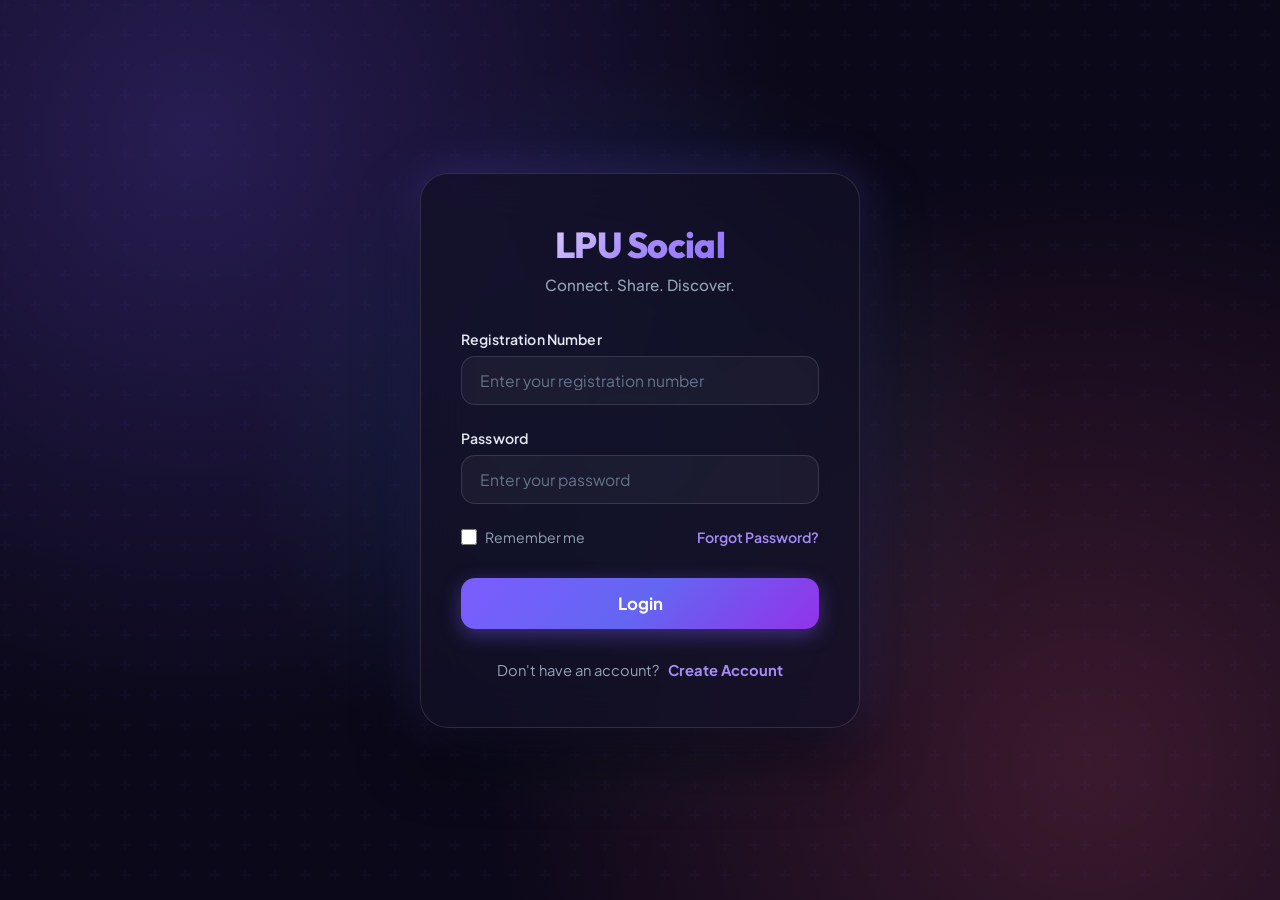
<file: frontend/organizer-events.html>
<!DOCTYPE html>
<html lang="en">

<head>

    <meta charset="UTF-8">

    <meta
        name="viewport"
        content="width=device-width, initial-scale=1.0"
    >

    <title>LPU Social | My Created Events</title>

    <link
        href="https://fonts.googleapis.com/css2?family=Outfit:wght@400;500;600;700;800&family=Plus+Jakarta+Sans:wght@400;500;600;700;800&family=Inter:wght@400;500;600;700&display=swap"
        rel="stylesheet"
    >

    <link rel="stylesheet" href="style.css">

</head>

<body>

    <!-- =====================================================
         NAVBAR
    ====================================================== -->

    <nav class="navbar">

        <div class="container nav-container">

            <a
                href="index.html"
                class="logo"
            >
                LPU SOCIAL
            </a>


            <ul
                class="nav-links"
                id="navLinks"
            >

                <li>
                    <a href="index.html">
                        Home
                    </a>
                </li>

                <li>
                    <a href="events.html">
                        Events
                    </a>
                </li>

                <li>
                    <a href="create-event.html">
                        Create Event
                    </a>
                </li>

                <li>
                    <a href="my-events.html">
                        My Events
                    </a>
                </li>

                <li>
                    <a
                        href="organizer-events.html"
                        class="active"
                    >
                        My Created Events
                    </a>
                </li>

            </ul>


            <div
                class="nav-auth"
                id="navAuth"
            >

                <a
                    href="login.html"
                    class="login-link"
                >
                    Login
                </a>

                <a
                    href="registration.html"
                    class="btn btn-primary"
                >
                    Sign Up
                </a>

            </div>


            <button
                class="menu-toggle"
                id="mobileMenuBtn"
            >
                ☰
            </button>

        </div>

    </nav>


    <!-- =====================================================
         PAGE HEADER
    ====================================================== -->

    <section class="page-header">

        <div class="container">

            <h1>
                My Created Events
            </h1>

            <p>
                Manage the events you have organized.
            </p>

        </div>

    </section>


    <!-- =====================================================
         EVENTS
    ====================================================== -->

    <section class="events-section container">

        <div class="section-header">

            <h2>
                Your Events
            </h2>

            <span
                class="event-count"
                id="organizerEventCount"
            >
                0 Events
            </span>

        </div>


        <!-- Events will be loaded using JavaScript -->

        <div
            class="events-grid"
            id="organizerEventsGrid"
        >

        </div>


        <!-- Empty message -->

        <div
            id="noOrganizerEventsMessage"
            style="
                display: none;
                text-align: center;
                padding: 60px 20px;
            "
        >

            <h2>
                You haven't created any events yet.
            </h2>

            <p>
                Create your first campus event.
            </p>

            <br>

            <a
                href="create-event.html"
                class="btn btn-primary"
            >
                Create Event
            </a>

        </div>

    </section>


    <!-- =====================================================
         JAVASCRIPT
    ====================================================== -->

    <script src="toast.js"></script>
    <script src="auth.js"></script>
    <script src="script.js"></script>

</body>

</html>
</file>
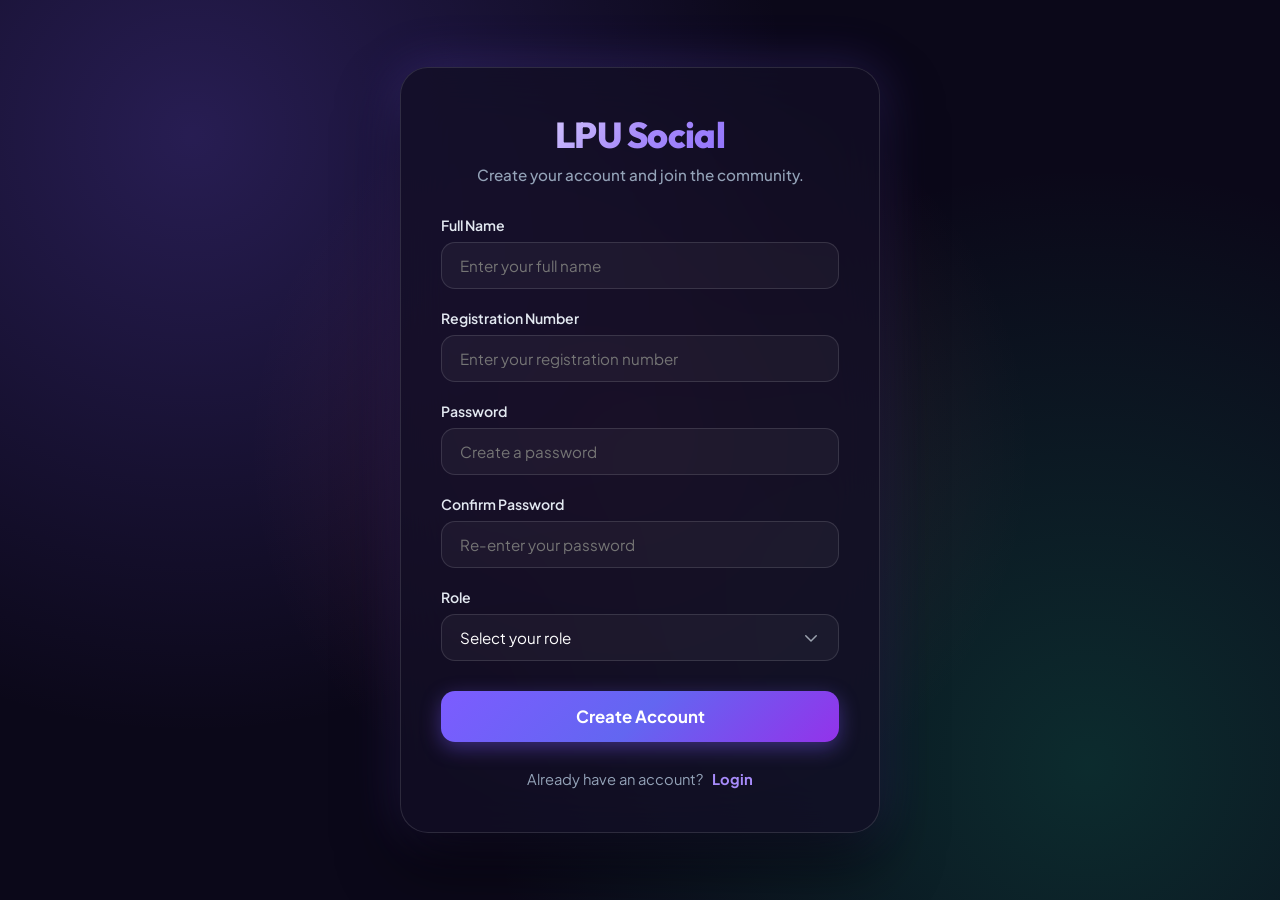
<file: frontend/registration.html>
<!DOCTYPE html>
<html lang="en">
<head>
    <meta charset="UTF-8">
    <meta name="viewport" content="width=device-width, initial-scale=1.0">

    <title>LPU Social - Create Account</title>

    <link rel="stylesheet" href="registration.css">
</head>

<body>

    <div class="register-container">

        <div class="register-box">

            <h1>LPU Social</h1>

            <p class="subtitle">
                Create your account and join the community.
            </p>

            <form id="registerForm">

                <!-- Name -->
                <div class="input-group">
                    <label for="name">Full Name</label>

                    <input
                        type="text"
                        id="name"
                        placeholder="Enter your full name"
                        required
                    >
                </div>

                <!-- Registration Number -->
                <div class="input-group">
                    <label for="registrationNumber">
                        Registration Number
                    </label>

                    <input
                        type="text"
                        id="registrationNumber"
                        placeholder="Enter your registration number"
                        required
                    >
                </div>

                <!-- Password -->
                <div class="input-group">
                    <label for="password">Password</label>

                    <input
                        type="password"
                        id="password"
                        placeholder="Create a password"
                        required
                    >
                </div>

                <!-- Confirm Password -->
                <div class="input-group">
                    <label for="confirmPassword">
                        Confirm Password
                    </label>

                    <input
                        type="password"
                        id="confirmPassword"
                        placeholder="Re-enter your password"
                        required
                    >
                </div>

                <!-- Role -->
                <div class="input-group">
                    <label for="role">Role</label>

                    <select id="role" required>
                        <option value="">Select your role</option>
                        <option value="STUDENT">Student</option>
                        <option value="ORGANIZER">Event Organizer</option>
                    </select>
                </div>

                <!-- Submit -->
                <button type="submit">
                    Create Account
                </button>

                <!-- Message -->
                <p id="message"></p>

            </form>

            <div class="login-link">
                Already have an account?
                <a href="login.html">Login</a>
            </div>

        </div>

    </div>

    <script src="toast.js"></script>
    <script src="registration.js"></script>

</body>
</html>
</file>
<file: frontend/style.css>
/* =========================================================
   LPU SOCIAL - MODERN DESIGN SYSTEM & STYLESHEET
   ========================================================= */

@import url('https://fonts.googleapis.com/css2?family=Outfit:wght@400;500;600;700;800&family=Plus+Jakarta+Sans:wght@400;500;600;700;800&family=Inter:wght@400;500;600;700&display=swap');

/* --- DESIGN SYSTEM VARIABLES --- */
:root {
    --primary: #7C5CFF;
    --primary-hover: #6344E7;
    --primary-light: rgba(124, 92, 255, 0.12);
    --primary-glow: rgba(124, 92, 255, 0.35);
    --primary-gradient: linear-gradient(135deg, #7C5CFF 0%, #6366F1 50%, #9333EA 100%);
    --accent-coral: #FF5E7E;
    --accent-cyan: #06B6D4;
    --accent-emerald: #10B981;
    --accent-amber: #F59E0B;
    
    --dark-bg: #0B0819;
    --bg: #FAF9FF;
    --card: #FFFFFF;
    --card-hover-border: rgba(124, 92, 255, 0.4);
    
    --text: #0F172A;
    --muted: #64748B;
    --border: #E2E8F0;
    
    --font-heading: 'Outfit', 'Plus Jakarta Sans', sans-serif;
    --font-main: 'Plus Jakarta Sans', 'Inter', sans-serif;
    
    --shadow-sm: 0 2px 4px 0 rgba(0, 0, 0, 0.03);
    --shadow-md: 0 10px 25px -5px rgba(124, 92, 255, 0.08), 0 4px 6px -2px rgba(0, 0, 0, 0.03);
    --shadow-lg: 0 20px 40px -10px rgba(124, 92, 255, 0.15), 0 8px 16px -4px rgba(0, 0, 0, 0.04);
    --shadow-hover: 0 25px 50px -12px rgba(124, 92, 255, 0.25), 0 12px 24px -8px rgba(0, 0, 0, 0.06);
    
    --radius-sm: 8px;
    --radius-md: 12px;
    --radius-lg: 20px;
    --radius-xl: 28px;
    --radius-full: 9999px;
    
    --transition: all 0.3s cubic-bezier(0.16, 1, 0.3, 1);
}

/* --- GLOBAL RESET & BASE STYLES --- */
* {
    margin: 0;
    padding: 0;
    box-sizing: border-box;
}

html {
    scroll-behavior: smooth;
}

body {
    font-family: var(--font-main);
    background-color: var(--bg);
    color: var(--text);
    line-height: 1.6;
    -webkit-font-smoothing: antialiased;
    -moz-osx-font-smoothing: grayscale;
    overflow-x: hidden;
}

a {
    text-decoration: none;
    color: inherit;
    transition: var(--transition);
}

ul {
    list-style: none;
}

.container {
    width: 100%;
    max-width: 1240px;
    margin: 0 auto;
    padding: 0 24px;
}

/* --- BUTTON SYSTEM --- */
.btn {
    display: inline-flex;
    align-items: center;
    justify-content: center;
    gap: 8px;
    padding: 12px 24px;
    border-radius: var(--radius-md);
    font-family: var(--font-main);
    font-weight: 600;
    font-size: 0.95rem;
    cursor: pointer;
    transition: var(--transition);
    text-align: center;
    border: 1px solid transparent;
    outline: none;
    position: relative;
    overflow: hidden;
}

.btn-primary {
    background: var(--primary-gradient);
    color: #FFFFFF;
    box-shadow: 0 4px 15px var(--primary-glow);
}

.btn-primary:hover {
    transform: translateY(-2px);
    box-shadow: 0 8px 25px var(--primary-glow);
    filter: brightness(1.05);
}

.btn-primary:active {
    transform: translateY(0);
}

.btn-outline {
    background-color: rgba(255, 255, 255, 0.8);
    color: var(--text);
    border: 1px solid var(--border);
    backdrop-filter: blur(8px);
}

.btn-outline:hover {
    background-color: #FFFFFF;
    border-color: var(--primary);
    color: var(--primary);
    transform: translateY(-2px);
    box-shadow: 0 4px 15px rgba(124, 92, 255, 0.12);
}

/* --- NAVBAR --- */
.navbar {
    position: sticky;
    top: 0;
    background: rgba(255, 255, 255, 0.85);
    backdrop-filter: blur(16px);
    -webkit-backdrop-filter: blur(16px);
    border-bottom: 1px solid rgba(226, 232, 240, 0.8);
    z-index: 1000;
    transition: var(--transition);
}

.nav-container {
    display: flex;
    align-items: center;
    justify-content: space-between;
    height: 80px;
}

.logo {
    font-family: var(--font-heading);
    font-size: 1.4rem;
    font-weight: 800;
    letter-spacing: -0.02em;
    background: var(--primary-gradient);
    -webkit-background-clip: text;
    -webkit-text-fill-color: transparent;
    display: flex;
    align-items: center;
    gap: 8px;
}

.logo::before {
    content: "✨";
    font-size: 1.2rem;
    -webkit-text-fill-color: initial;
}

.nav-links {
    display: flex;
    gap: 8px;
    background: rgba(241, 245, 249, 0.6);
    padding: 6px;
    border-radius: var(--radius-full);
    border: 1px solid rgba(226, 232, 240, 0.8);
}

.nav-links a {
    color: var(--muted);
    font-weight: 600;
    font-size: 0.9rem;
    padding: 8px 18px;
    border-radius: var(--radius-full);
    transition: var(--transition);
}

.nav-links a:hover {
    color: var(--primary);
    background: rgba(124, 92, 255, 0.08);
}

.nav-links a.active {
    color: #FFFFFF;
    background: var(--primary-gradient);
    box-shadow: 0 4px 12px var(--primary-glow);
}

.nav-auth {
    display: flex;
    gap: 12px;
    align-items: center;
}

.login-link {
    color: var(--text);
    font-weight: 600;
    padding: 10px 18px;
    border-radius: var(--radius-md);
    transition: var(--transition);
}

.login-link:hover {
    color: var(--primary);
    background: var(--primary-light);
}

.menu-toggle {
    display: none;
    font-size: 1.5rem;
    background: none;
    border: none;
    color: var(--text);
    cursor: pointer;
    padding: 8px;
}

/* Mobile Navigation Active State */
.nav-links.active-mobile, .nav-auth.active-mobile {
    display: flex;
    flex-direction: column;
    position: absolute;
    left: 24px;
    right: 24px;
    background: rgba(255, 255, 255, 0.98);
    backdrop-filter: blur(20px);
    padding: 20px;
    border-radius: var(--radius-lg);
    border: 1px solid var(--border);
    box-shadow: var(--shadow-lg);
    gap: 10px;
}

.nav-links.active-mobile {
    top: 88px;
}

.nav-auth.active-mobile {
    top: 310px;
}

/* --- HERO SECTION --- */
.hero {
    position: relative;
    text-align: center;
    padding: 90px 24px 70px;
    max-width: 900px;
    margin: 0 auto;
}

.hero::before {
    content: "";
    position: absolute;
    top: -100px;
    left: 50%;
    transform: translateX(-50%);
    width: 600px;
    height: 400px;
    background: radial-gradient(circle, rgba(124, 92, 255, 0.15) 0%, rgba(255, 94, 126, 0.08) 50%, transparent 70%);
    filter: blur(60px);
    z-index: -1;
    pointer-events: none;
    animation: pulseGlow 6s ease-in-out infinite alternate;
}

@keyframes pulseGlow {
    0% { transform: translateX(-50%) scale(0.9); opacity: 0.6; }
    100% { transform: translateX(-50%) scale(1.1); opacity: 1; }
}

.hero h4 {
    display: inline-flex;
    align-items: center;
    gap: 8px;
    color: var(--primary);
    background: var(--primary-light);
    border: 1px solid rgba(124, 92, 255, 0.2);
    font-weight: 700;
    text-transform: uppercase;
    letter-spacing: 0.06em;
    font-size: 0.8rem;
    padding: 6px 16px;
    border-radius: var(--radius-full);
    margin-bottom: 24px;
}

.hero h1 {
    font-family: var(--font-heading);
    font-size: 3.5rem;
    font-weight: 800;
    color: #0F172A;
    line-height: 1.15;
    margin-bottom: 24px;
    letter-spacing: -0.03em;
}

.hero h1 span {
    background: var(--primary-gradient);
    -webkit-background-clip: text;
    -webkit-text-fill-color: transparent;
}

.hero p {
    font-size: 1.15rem;
    color: var(--muted);
    margin-bottom: 40px;
    max-width: 640px;
    margin-left: auto;
    margin-right: auto;
    line-height: 1.7;
}

.hero-btns {
    display: flex;
    gap: 16px;
    justify-content: center;
    margin-bottom: 56px;
}

.hero-btns .btn {
    padding: 14px 32px;
    font-size: 1rem;
}

.search-container {
    position: relative;
    max-width: 650px;
    margin: 0 auto;
    box-shadow: var(--shadow-lg);
    border-radius: var(--radius-full);
    background: #FFFFFF;
    display: flex;
    align-items: center;
    padding: 8px;
    border: 1px solid rgba(124, 92, 255, 0.2);
    transition: var(--transition);
}

.search-container:focus-within {
    border-color: var(--primary);
    box-shadow: 0 0 0 4px var(--primary-light), var(--shadow-lg);
}

.search-icon {
    padding-left: 20px;
    color: var(--muted);
    font-size: 1.2rem;
}

.search-input {
    flex: 1;
    border: none;
    padding: 14px 16px;
    font-size: 1rem;
    font-family: var(--font-main);
    background: transparent;
    outline: none;
    color: var(--text);
}

.search-btn {
    background: var(--primary-gradient);
    color: #FFFFFF;
    border: none;
    padding: 14px 32px;
    border-radius: var(--radius-full);
    cursor: pointer;
    font-family: var(--font-main);
    font-weight: 700;
    font-size: 0.95rem;
    transition: var(--transition);
    box-shadow: 0 4px 15px var(--primary-glow);
}

.search-btn:hover {
    transform: scale(1.02);
    box-shadow: 0 6px 20px var(--primary-glow);
}

/* --- CATEGORIES SECTION --- */
.categories-section {
    padding: 30px 0 50px;
    text-align: center;
}

.categories-section h3 {
    font-family: var(--font-heading);
    font-size: 1.35rem;
    font-weight: 700;
    margin-bottom: 24px;
    color: var(--text);
    letter-spacing: -0.01em;
}

.category-list {
    display: flex;
    justify-content: center;
    gap: 12px;
    overflow-x: auto;
    padding: 8px 16px 16px;
    -ms-overflow-style: none;
    scrollbar-width: none;
}

.category-list::-webkit-scrollbar {
    display: none;
}

.category-pill {
    background-color: #FFFFFF;
    border: 1px solid var(--border);
    padding: 12px 24px;
    border-radius: var(--radius-full);
    font-family: var(--font-main);
    font-size: 0.92rem;
    font-weight: 600;
    color: var(--muted);
    cursor: pointer;
    white-space: nowrap;
    transition: var(--transition);
    box-shadow: var(--shadow-sm);
}

.category-pill:hover {
    border-color: var(--primary);
    color: var(--primary);
    background-color: var(--primary-light);
    transform: translateY(-2px);
}

.category-pill.active {
    border-color: transparent;
    color: #FFFFFF;
    background: var(--primary-gradient);
    box-shadow: 0 6px 20px var(--primary-glow);
}

/* --- EVENTS SECTION & CARDS --- */
.events-section {
    padding: 60px 0 90px;
}

.section-header {
    display: flex;
    justify-content: space-between;
    align-items: flex-end;
    margin-bottom: 36px;
}

.section-header h2 {
    font-family: var(--font-heading);
    font-size: 2.1rem;
    font-weight: 800;
    color: var(--text);
    letter-spacing: -0.02em;
}

.view-all {
    color: var(--primary);
    font-weight: 700;
    font-size: 0.95rem;
    display: inline-flex;
    align-items: center;
    gap: 6px;
}

.view-all:hover {
    gap: 10px;
    color: var(--primary-hover);
}

.events-grid {
    display: grid;
    grid-template-columns: repeat(3, 1fr);
    gap: 32px;
}

/* Event Card Design */
.event-card {
    background: #FFFFFF;
    border: 1px solid rgba(226, 232, 240, 0.9);
    border-radius: var(--radius-lg);
    overflow: hidden;
    transition: var(--transition);
    display: flex;
    flex-direction: column;
    box-shadow: var(--shadow-md);
    position: relative;
}

.event-card:hover {
    transform: translateY(-8px);
    box-shadow: var(--shadow-hover);
    border-color: var(--card-hover-border);
}

.card-image {
    height: 200px;
    position: relative;
    background-size: cover;
    background-position: center;
    background-repeat: no-repeat;
    transition: transform 0.5s ease;
}

.card-image::after {
    content: "";
    position: absolute;
    inset: 0;
    background: linear-gradient(180deg, rgba(15, 23, 42, 0.2) 0%, rgba(15, 23, 42, 0.6) 100%);
}

.faculty-tag {
    position: absolute;
    top: 14px;
    left: 14px;
    z-index: 2;
    background: rgba(255, 255, 255, 0.92);
    backdrop-filter: blur(8px);
    color: #0F172A;
    padding: 6px 12px;
    border-radius: var(--radius-md);
    font-size: 0.75rem;
    font-weight: 700;
    display: inline-flex;
    align-items: center;
    gap: 6px;
    box-shadow: 0 4px 12px rgba(0, 0, 0, 0.15);
    letter-spacing: 0.02em;
}

.card-body {
    padding: 24px;
    display: flex;
    flex-direction: column;
    flex-grow: 1;
}

.card-category {
    display: inline-block;
    font-size: 0.72rem;
    color: var(--primary);
    background: var(--primary-light);
    font-weight: 800;
    text-transform: uppercase;
    letter-spacing: 0.08em;
    padding: 4px 12px;
    border-radius: var(--radius-full);
    margin-bottom: 12px;
    width: fit-content;
}

.card-title {
    font-family: var(--font-heading);
    font-size: 1.25rem;
    font-weight: 700;
    color: var(--text);
    margin-bottom: 16px;
    line-height: 1.35;
}

.card-meta {
    display: flex;
    flex-direction: column;
    gap: 10px;
    margin-bottom: 24px;
    font-size: 0.9rem;
    color: var(--muted);
}

.meta-item {
    display: flex;
    align-items: center;
    gap: 10px;
    font-weight: 500;
}

.card-footer {
    margin-top: auto;
    padding-top: 16px;
    border-top: 1px solid #F1F5F9;
}

.card-footer .btn {
    width: 100%;
}

/* --- WHY LPU SOCIAL SECTION --- */
.features-section {
    padding: 90px 0;
    background: #FFFFFF;
    border-top: 1px solid var(--border);
    position: relative;
}

.features-section h2 {
    font-family: var(--font-heading);
    text-align: center;
    font-size: 2.2rem;
    font-weight: 800;
    margin-bottom: 56px;
    color: var(--text);
    letter-spacing: -0.02em;
}

.features-grid {
    display: grid;
    grid-template-columns: repeat(3, 1fr);
    gap: 36px;
    text-align: center;
}

.feature {
    padding: 32px 24px;
    border-radius: var(--radius-lg);
    background: var(--bg);
    border: 1px solid var(--border);
    transition: var(--transition);
}

.feature:hover {
    transform: translateY(-6px);
    box-shadow: var(--shadow-lg);
    border-color: rgba(124, 92, 255, 0.3);
}

.feature-icon {
    width: 64px;
    height: 64px;
    background: var(--primary-light);
    color: var(--primary);
    border-radius: var(--radius-lg);
    display: flex;
    align-items: center;
    justify-content: center;
    font-size: 1.75rem;
    margin: 0 auto 20px;
    border: 1px solid rgba(124, 92, 255, 0.2);
}

.feature h4 {
    font-family: var(--font-heading);
    font-size: 1.25rem;
    font-weight: 700;
    color: var(--text);
    margin-bottom: 12px;
}

.feature p {
    color: var(--muted);
    font-size: 0.95rem;
    line-height: 1.65;
}

/* --- FOOTER --- */
.footer {
    background-color: #0B0819;
    color: #F8FAFC;
    border-top: 1px solid rgba(255, 255, 255, 0.1);
    padding: 60px 0 30px;
    text-align: center;
}

.footer-logo {
    font-family: var(--font-heading);
    font-size: 1.5rem;
    font-weight: 800;
    background: var(--primary-gradient);
    -webkit-background-clip: text;
    -webkit-text-fill-color: transparent;
    margin-bottom: 10px;
}

.footer-tagline {
    color: #94A3B8;
    margin-bottom: 32px;
    font-size: 0.95rem;
}

.footer-links {
    display: flex;
    justify-content: center;
    gap: 32px;
    margin-bottom: 48px;
}

.footer-links a {
    color: #CBD5E1;
    font-weight: 600;
    font-size: 0.95rem;
}

.footer-links a:hover {
    color: var(--primary);
}

.copyright {
    color: #64748B;
    font-size: 0.88rem;
    border-top: 1px solid rgba(255, 255, 255, 0.08);
    padding-top: 28px;
}

/* =========================================================
   EVENTS PAGE ENHANCEMENTS
   ========================================================= */

.events-page-header {
    text-align: center;
    padding: 80px 24px 50px;
    background: linear-gradient(180deg, rgba(124, 92, 255, 0.06) 0%, transparent 100%);
}

.page-label {
    display: inline-block;
    color: var(--primary);
    background: var(--primary-light);
    font-size: 0.8rem;
    font-weight: 700;
    letter-spacing: 0.08em;
    text-transform: uppercase;
    padding: 4px 14px;
    border-radius: var(--radius-full);
    margin-bottom: 16px;
}

.events-page-header h1 {
    font-family: var(--font-heading);
    font-size: 3rem;
    font-weight: 800;
    color: var(--text);
    line-height: 1.2;
    margin-bottom: 16px;
    letter-spacing: -0.03em;
}

.events-page-header p:last-child {
    max-width: 650px;
    margin: 0 auto;
    color: var(--muted);
    font-size: 1.1rem;
}

.events-filter-section {
    padding: 10px 0 40px;
}

.events-search {
    max-width: 720px;
    margin: 0 auto 32px;
    display: flex;
    align-items: center;
    background-color: #FFFFFF;
    border: 1px solid var(--border);
    border-radius: var(--radius-full);
    padding: 8px;
    box-shadow: var(--shadow-lg);
    transition: var(--transition);
}

.events-search:focus-within {
    border-color: var(--primary);
    box-shadow: 0 0 0 4px var(--primary-light), var(--shadow-lg);
}

.events-search .search-icon {
    padding-left: 20px;
    color: var(--muted);
    font-size: 1.2rem;
}

.events-search input {
    flex: 1;
    border: none;
    outline: none;
    padding: 14px 16px;
    font-size: 1rem;
    font-family: var(--font-main);
    background: transparent;
    color: var(--text);
}

.events-search .search-btn {
    background: var(--primary-gradient);
    color: white;
    border: none;
    padding: 14px 32px;
    border-radius: var(--radius-full);
    cursor: pointer;
    font-family: var(--font-main);
    font-weight: 700;
    font-size: 0.95rem;
    transition: var(--transition);
}

.events-search .search-btn:hover {
    box-shadow: 0 6px 20px var(--primary-glow);
}

.event-filters {
    display: flex;
    justify-content: center;
    align-items: center;
    gap: 12px;
    overflow-x: auto;
    padding: 8px 24px 16px;
    -ms-overflow-style: none;
    scrollbar-width: none;
}

.event-filters::-webkit-scrollbar {
    display: none;
}

.events-page {
    padding: 40px 0 90px;
}

.events-page-heading {
    display: flex;
    justify-content: space-between;
    align-items: flex-end;
    margin-bottom: 36px;
}

.events-page-heading h2 {
    font-family: var(--font-heading);
    font-size: 2rem;
    font-weight: 800;
    color: var(--text);
    margin-bottom: 6px;
}

.events-page-heading p {
    color: var(--muted);
    font-size: 1rem;
}

.event-count {
    color: var(--primary);
    background-color: var(--primary-light);
    border: 1px solid rgba(124, 92, 255, 0.2);
    padding: 8px 18px;
    border-radius: var(--radius-full);
    font-size: 0.88rem;
    font-weight: 700;
    white-space: nowrap;
}

/* =========================================================
   EVENT DETAILS PAGE
   ========================================================= */
.event-details-page {
    padding: 60px 0 90px;
}

.back-link {
    display: inline-flex;
    align-items: center;
    gap: 8px;
    color: var(--primary);
    font-weight: 700;
    margin-bottom: 28px;
    padding: 8px 16px;
    background: var(--primary-light);
    border-radius: var(--radius-full);
}

.back-link:hover {
    background: rgba(124, 92, 255, 0.2);
    transform: translateX(-4px);
}

.event-details-card {
    background-color: #FFFFFF;
    border: 1px solid var(--border);
    border-radius: var(--radius-xl);
    overflow: hidden;
    box-shadow: var(--shadow-lg);
}

.event-details-image {
    height: 420px;
    background-size: cover;
    background-position: center;
    position: relative;
}

.event-details-image::after {
    content: "";
    position: absolute;
    inset: 0;
    background: linear-gradient(180deg, rgba(15, 23, 42, 0.1) 0%, rgba(15, 23, 42, 0.5) 100%);
}

.event-details-content {
    padding: 48px;
}

.event-details-content h1 {
    font-family: var(--font-heading);
    font-size: 2.75rem;
    font-weight: 800;
    color: var(--text);
    line-height: 1.25;
    margin: 12px 0 32px;
}

.event-details-meta {
    display: grid;
    grid-template-columns: repeat(4, 1fr);
    gap: 24px;
    padding: 28px;
    background: var(--bg);
    border-radius: var(--radius-lg);
    border: 1px solid var(--border);
    margin-bottom: 40px;
}

.detail-item {
    display: flex;
    align-items: flex-start;
    gap: 14px;
}

.detail-icon {
    font-size: 1.5rem;
    background: #FFFFFF;
    width: 44px;
    height: 44px;
    display: flex;
    align-items: center;
    justify-content: center;
    border-radius: var(--radius-md);
    box-shadow: var(--shadow-sm);
}

.detail-item strong {
    display: block;
    color: var(--text);
    font-size: 0.92rem;
    font-weight: 700;
    margin-bottom: 2px;
}

.detail-item p {
    color: var(--muted);
    font-size: 0.9rem;
}

.event-description h2,
.event-organizer h2 {
    font-family: var(--font-heading);
    color: var(--text);
    font-size: 1.5rem;
    font-weight: 700;
    margin-bottom: 18px;
}

.event-description p {
    color: var(--muted);
    margin-bottom: 16px;
    max-width: 850px;
    font-size: 1.05rem;
    line-height: 1.7;
}

.organizer-info {
    display: flex;
    align-items: center;
    gap: 16px;
    background: var(--bg);
    padding: 20px 24px;
    border-radius: var(--radius-lg);
    border: 1px solid var(--border);
    width: fit-content;
}

.organizer-avatar {
    width: 54px;
    height: 54px;
    border-radius: 50%;
    background: var(--primary-gradient);
    color: #FFFFFF;
    display: flex;
    align-items: center;
    justify-content: center;
    font-weight: 800;
    font-size: 1.2rem;
    box-shadow: 0 4px 12px var(--primary-glow);
}

.organizer-info h3 {
    color: var(--text);
    font-size: 1.05rem;
    font-weight: 700;
}

.organizer-info p {
    color: var(--muted);
    font-size: 0.88rem;
}

.event-join-section {
    margin-top: 48px;
    padding-top: 32px;
    border-top: 1px solid var(--border);
    display: flex;
    justify-content: space-between;
    align-items: center;
}

.event-join-section strong {
    color: var(--text);
    font-size: 1.1rem;
}

.event-join-section p {
    color: var(--muted);
    font-size: 0.92rem;
    margin-top: 4px;
}

.event-join-section .btn {
    padding: 16px 40px;
    font-size: 1.05rem;
}

/* Joined Event Button */
.join-event-btn.joined {
    background: linear-gradient(135deg, #10B981 0%, #059669 100%) !important;
    border-color: transparent !important;
    color: white !important;
    box-shadow: 0 4px 15px rgba(16, 185, 129, 0.4) !important;
}

/* --- RESPONSIVE MEDIA QUERIES --- */
@media (max-width: 992px) {
    .events-grid {
        grid-template-columns: repeat(2, 1fr);
    }
    .hero h1 {
        font-size: 2.8rem;
    }
    .features-grid {
        grid-template-columns: repeat(2, 1fr);
    }
    .event-details-meta {
        grid-template-columns: repeat(2, 1fr);
    }
}

@media (max-width: 768px) {
    .nav-links, .nav-auth {
        display: none;
    }
    .menu-toggle {
        display: block;
    }
    .events-grid {
        grid-template-columns: 1fr;
    }
    .features-grid {
        grid-template-columns: 1fr;
        gap: 24px;
    }
    .hero {
        padding: 60px 16px 40px;
    }
    .hero h1 {
        font-size: 2.2rem;
    }
    .hero-btns {
        flex-direction: column;
    }
    .search-container {
        flex-direction: column;
        border-radius: var(--radius-lg);
        padding: 6px;
    }
    .search-btn {
        width: 100%;
        border-radius: var(--radius-md);
    }
    .search-input {
        width: 100%;
        text-align: center;
    }
    .event-details-content {
        padding: 24px;
    }
    .event-details-content h1 {
        font-size: 2rem;
    }
    .event-details-meta {
        grid-template-columns: 1fr;
    }
    .event-join-section {
        flex-direction: column;
        align-items: stretch;
        gap: 20px;
    }
}
</file>
<file: frontend/create-event.css>
.create-event-page {
    min-height: 85vh;
    padding: 70px 20px;
    background: linear-gradient(180deg, rgba(124, 92, 255, 0.05) 0%, #FAF9FF 100%);
}

.create-event-container {
    width: 840px;
    max-width: 100%;
    margin: auto;
    padding: 48px;
    background: #FFFFFF;
    border-radius: var(--radius-xl, 24px);
    box-shadow: 0 20px 50px -10px rgba(124, 92, 255, 0.12), 0 8px 16px -4px rgba(0, 0, 0, 0.04);
    border: 1px solid rgba(226, 232, 240, 0.8);
}

.create-event-header {
    margin-bottom: 38px;
    text-align: center;
}

.create-event-header .page-label {
    display: inline-block;
    color: var(--primary, #7C5CFF);
    background: var(--primary-light, rgba(124, 92, 255, 0.12));
    font-size: 0.8rem;
    font-weight: 700;
    letter-spacing: 0.08em;
    text-transform: uppercase;
    padding: 4px 14px;
    border-radius: 99px;
    margin-bottom: 12px;
}

.create-event-header h1 {
    font-family: var(--font-heading, 'Outfit', sans-serif);
    margin: 8px 0;
    font-size: 2.4rem;
    font-weight: 800;
    color: #0F172A;
    letter-spacing: -0.02em;
}

.create-event-header p {
    color: #64748B;
    font-size: 1.05rem;
}

.form-group {
    margin-bottom: 24px;
}

.form-group label {
    display: block;
    margin-bottom: 8px;
    font-weight: 700;
    color: #1E293B;
    font-size: 0.95rem;
}

.form-group input,
.form-group select,
.form-group textarea {
    width: 100%;
    padding: 14px 18px;
    border: 1px solid #E2E8F0;
    border-radius: var(--radius-md, 12px);
    font-size: 0.98rem;
    font-family: inherit;
    outline: none;
    background: #F8FAFC;
    color: #0F172A;
    transition: all 0.25s cubic-bezier(0.16, 1, 0.3, 1);
}

.form-group input:focus,
.form-group select:focus,
.form-group textarea:focus {
    border-color: #7C5CFF;
    background: #FFFFFF;
    box-shadow: 0 0 0 4px rgba(124, 92, 255, 0.15);
}

.form-group textarea {
    resize: vertical;
    min-height: 120px;
}

.form-row {
    display: grid;
    grid-template-columns: 1fr 1fr;
    gap: 24px;
}

.form-group small {
    display: block;
    margin-top: 8px;
    color: #64748B;
    font-size: 0.85rem;
}

.image-preview-container {
    display: none;
    margin-top: 18px;
}

.image-preview-container img {
    width: 100%;
    max-height: 320px;
    object-fit: cover;
    border-radius: var(--radius-lg, 16px);
    border: 1px solid #E2E8F0;
    box-shadow: 0 10px 25px rgba(0, 0, 0, 0.08);
}

.create-event-btn {
    width: 100%;
    padding: 16px;
    border: none;
    font-size: 1.05rem;
    font-weight: 700;
    cursor: pointer;
    background: linear-gradient(135deg, #7C5CFF 0%, #6366F1 50%, #9333EA 100%);
    color: white;
    border-radius: var(--radius-md, 12px);
    box-shadow: 0 6px 20px rgba(124, 92, 255, 0.35);
    transition: all 0.25s cubic-bezier(0.16, 1, 0.3, 1);
    margin-top: 12px;
}

.create-event-btn:hover {
    transform: translateY(-2px);
    box-shadow: 0 10px 30px rgba(124, 92, 255, 0.5);
}

#message {
    margin-top: 20px;
    text-align: center;
    font-size: 0.95rem;
    font-weight: 600;
}

@media (max-width: 650px) {
    .create-event-container {
        padding: 28px 20px;
    }
    .form-row {
        grid-template-columns: 1fr;
        gap: 0;
    }
    .create-event-header h1 {
        font-size: 1.8rem;
    }
}
</file>
<file: frontend/login.css>
@import url('https://fonts.googleapis.com/css2?family=Outfit:wght@400;500;600;700;800&family=Plus+Jakarta+Sans:wght@400;500;600;700&display=swap');

* {
    margin: 0;
    padding: 0;
    box-sizing: border-box;
    font-family: 'Plus Jakarta Sans', -apple-system, BlinkMacSystemFont, sans-serif;
}

body {
    min-height: 100vh;
    background: radial-gradient(circle at 15% 15%, rgba(124, 92, 255, 0.25) 0%, transparent 45%),
                radial-gradient(circle at 85% 85%, rgba(255, 94, 126, 0.2) 0%, transparent 45%),
                radial-gradient(circle at 50% 50%, rgba(6, 182, 212, 0.15) 0%, transparent 50%),
                #0B0819;
    display: flex;
    justify-content: center;
    align-items: center;
    color: #F8FAFC;
    padding: 40px 20px;
    position: relative;
    overflow-x: hidden;
}

body::before {
    content: "";
    position: absolute;
    width: 100%;
    height: 100%;
    background: url("data:image/svg+xml,%3Csvg width='60' height='60' viewBox='0 0 60 60' xmlns='http://www.w3.org/2000/svg'%3E%3Cg fill='none' fill-rule='evenodd'%3E%3Cg fill='%237c5cff' fill-opacity='0.03'%3E%3Cpath d='M36 34v-4h-2v4h-4v2h4v4h2v-4h4v-2h-4zm0-30V0h-2v4h-4v2h4v4h2V6h4V4h-4zM6 34v-4H4v4H0v2h4v4h2v-4h4v-2H6zM6 4V0H4v4H0v2h4v4h2V6h4V4H6z'/%3E%3C/g%3E%3C/g%3E%3C/svg%3E");
    pointer-events: none;
}

.login-container {
    width: 100%;
    max-width: 440px;
    position: relative;
    z-index: 10;
}

.login-box {
    background: rgba(19, 15, 38, 0.75);
    backdrop-filter: blur(24px);
    -webkit-backdrop-filter: blur(24px);
    border: 1px solid rgba(255, 255, 255, 0.12);
    padding: 48px 40px;
    border-radius: 28px;
    box-shadow: 0 30px 60px rgba(0, 0, 0, 0.6), 0 0 50px rgba(124, 92, 255, 0.25);
    transition: transform 0.3s ease, box-shadow 0.3s ease;
}

.login-box:hover {
    border-color: rgba(124, 92, 255, 0.3);
    box-shadow: 0 35px 70px rgba(0, 0, 0, 0.7), 0 0 60px rgba(124, 92, 255, 0.35);
}

.login-box h1 {
    font-family: 'Outfit', sans-serif;
    text-align: center;
    font-size: 2.25rem;
    font-weight: 800;
    background: linear-gradient(135deg, #FFFFFF 0%, #A78BFA 50%, #7C5CFF 100%);
    -webkit-background-clip: text;
    -webkit-text-fill-color: transparent;
    margin-bottom: 8px;
    letter-spacing: -0.02em;
}

.subtitle {
    text-align: center;
    color: #94A3B8;
    font-size: 0.95rem;
    margin-bottom: 36px;
    font-weight: 500;
}

.input-group {
    margin-bottom: 24px;
}

.input-group label {
    display: block;
    margin-bottom: 8px;
    font-weight: 600;
    font-size: 0.88rem;
    color: #E2E8F0;
    letter-spacing: 0.01em;
}

.input-group input {
    width: 100%;
    padding: 14px 18px;
    background: rgba(255, 255, 255, 0.04);
    border: 1px solid rgba(255, 255, 255, 0.12);
    border-radius: 14px;
    font-size: 0.98rem;
    color: #FFFFFF;
    outline: none;
    transition: all 0.25s cubic-bezier(0.16, 1, 0.3, 1);
}

.input-group input::placeholder {
    color: #64748B;
}

.input-group input:focus {
    border-color: #7C5CFF;
    background: rgba(124, 92, 255, 0.12);
    box-shadow: 0 0 0 4px rgba(124, 92, 255, 0.25);
}

.options {
    display: flex;
    justify-content: space-between;
    align-items: center;
    margin-bottom: 32px;
    font-size: 0.88rem;
}

.options label {
    color: #94A3B8;
    display: flex;
    align-items: center;
    gap: 8px;
    cursor: pointer;
    user-select: none;
}

.options input[type="checkbox"] {
    accent-color: #7C5CFF;
    width: 16px;
    height: 16px;
    cursor: pointer;
}

.options a {
    text-decoration: none;
    color: #A78BFA;
    font-weight: 600;
    transition: color 0.2s;
}

.options a:hover {
    color: #C4B5FD;
    text-decoration: underline;
}

button[type="submit"] {
    width: 100%;
    padding: 15px;
    border: none;
    border-radius: 14px;
    background: linear-gradient(135deg, #7C5CFF 0%, #6366F1 50%, #9333EA 100%);
    color: white;
    font-size: 1.05rem;
    font-weight: 700;
    cursor: pointer;
    box-shadow: 0 6px 20px rgba(124, 92, 255, 0.4);
    transition: all 0.25s cubic-bezier(0.16, 1, 0.3, 1);
}

button[type="submit"]:hover {
    transform: translateY(-2px);
    box-shadow: 0 10px 30px rgba(124, 92, 255, 0.6);
    filter: brightness(1.08);
}

button[type="submit"]:active {
    transform: translateY(0);
}

#message {
    text-align: center;
    margin-top: 20px;
    font-size: 0.92rem;
    font-weight: 600;
}

.register {
    text-align: center;
    margin-top: 32px;
    color: #94A3B8;
    font-size: 0.92rem;
}

.register a {
    color: #A78BFA;
    text-decoration: none;
    font-weight: 700;
    margin-left: 6px;
}

.register a:hover {
    color: #FFFFFF;
    text-decoration: underline;
}

@media (max-width: 480px) {
    .login-box {
        padding: 36px 24px;
    }
}
</file>
<file: frontend/registration.css>
@import url('https://fonts.googleapis.com/css2?family=Outfit:wght@400;500;600;700;800&family=Plus+Jakarta+Sans:wght@400;500;600;700&display=swap');

* {
    margin: 0;
    padding: 0;
    box-sizing: border-box;
    font-family: 'Plus Jakarta Sans', -apple-system, BlinkMacSystemFont, sans-serif;
}

body {
    min-height: 100vh;
    background: radial-gradient(circle at 15% 15%, rgba(124, 92, 255, 0.25) 0%, transparent 45%),
                radial-gradient(circle at 85% 85%, rgba(16, 185, 129, 0.2) 0%, transparent 45%),
                radial-gradient(circle at 50% 50%, rgba(255, 94, 126, 0.15) 0%, transparent 50%),
                #0B0819;
    display: flex;
    justify-content: center;
    align-items: center;
    color: #F8FAFC;
    padding: 50px 20px;
    position: relative;
}

.register-container {
    width: 100%;
    max-width: 480px;
    position: relative;
    z-index: 10;
}

.register-box {
    background: rgba(19, 15, 38, 0.78);
    backdrop-filter: blur(24px);
    -webkit-backdrop-filter: blur(24px);
    border: 1px solid rgba(255, 255, 255, 0.12);
    padding: 44px 40px;
    border-radius: 28px;
    box-shadow: 0 30px 60px rgba(0, 0, 0, 0.6), 0 0 50px rgba(124, 92, 255, 0.25);
    transition: transform 0.3s ease;
}

.register-box h1 {
    font-family: 'Outfit', sans-serif;
    text-align: center;
    font-size: 2.25rem;
    font-weight: 800;
    background: linear-gradient(135deg, #FFFFFF 0%, #A78BFA 50%, #7C5CFF 100%);
    -webkit-background-clip: text;
    -webkit-text-fill-color: transparent;
    margin-bottom: 8px;
    letter-spacing: -0.02em;
}

.subtitle {
    text-align: center;
    color: #94A3B8;
    font-size: 0.95rem;
    margin-bottom: 32px;
    font-weight: 500;
}

.input-group {
    margin-bottom: 20px;
}

.input-group label {
    display: block;
    margin-bottom: 8px;
    font-weight: 600;
    font-size: 0.88rem;
    color: #E2E8F0;
}

.input-group input,
.input-group select {
    width: 100%;
    padding: 13px 18px;
    background: rgba(255, 255, 255, 0.04);
    border: 1px solid rgba(255, 255, 255, 0.12);
    border-radius: 14px;
    font-size: 0.95rem;
    color: #FFFFFF;
    outline: none;
    transition: all 0.25s cubic-bezier(0.16, 1, 0.3, 1);
}

.input-group select {
    appearance: none;
    background-image: url("data:image/svg+xml,%3Csvg xmlns='http://www.w3.org/2000/svg' fill='none' viewBox='0 0 24 24' stroke='%239CA3AF'%3E%3Cpath stroke-linecap='round' stroke-linejoin='round' stroke-width='2' d='M19 9l-7 7-7-7'%3E%3C/path%3E%3C/svg%3E");
    background-repeat: no-repeat;
    background-position: right 18px center;
    background-size: 18px;
    cursor: pointer;
}

.input-group select option {
    background: #130F26;
    color: #FFFFFF;
}

.input-group input:focus,
.input-group select:focus {
    border-color: #7C5CFF;
    background: rgba(124, 92, 255, 0.12);
    box-shadow: 0 0 0 4px rgba(124, 92, 255, 0.25);
}

button[type="submit"] {
    width: 100%;
    padding: 15px;
    border: none;
    border-radius: 14px;
    background: linear-gradient(135deg, #7C5CFF 0%, #6366F1 50%, #9333EA 100%);
    color: white;
    font-size: 1.05rem;
    font-weight: 700;
    cursor: pointer;
    box-shadow: 0 6px 20px rgba(124, 92, 255, 0.4);
    transition: all 0.25s cubic-bezier(0.16, 1, 0.3, 1);
    margin-top: 10px;
}

button[type="submit"]:hover {
    transform: translateY(-2px);
    box-shadow: 0 10px 30px rgba(124, 92, 255, 0.6);
    filter: brightness(1.08);
}

#message {
    text-align: center;
    margin-top: 18px;
    font-size: 0.92rem;
    font-weight: 600;
}

.login-link {
    text-align: center;
    margin-top: 28px;
    color: #94A3B8;
    font-size: 0.92rem;
}

.login-link a {
    color: #A78BFA;
    text-decoration: none;
    font-weight: 700;
    margin-left: 6px;
}

.login-link a:hover {
    color: #FFFFFF;
    text-decoration: underline;
}

@media (max-width: 500px) {
    .register-box {
        padding: 32px 24px;
    }
}
</file>
